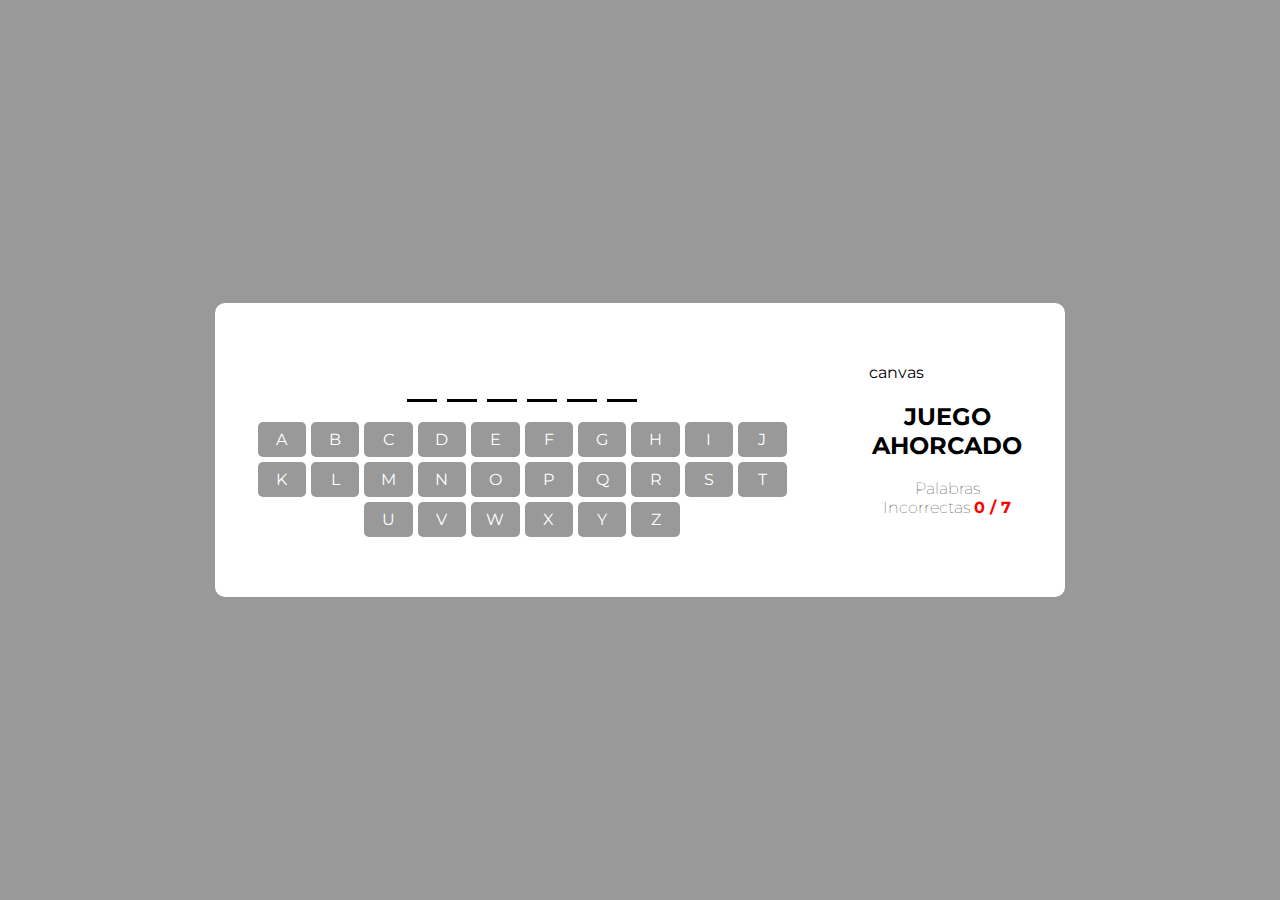
<file: Juego ahorcado/html/index.html>
<!DOCTYPE html>
<html>
<head>
    <meta charset="UTF-8">
    <meta name="viewport">
    <meta name="description" content="Este es el juego del ahorcado, proyecto de tics
        con html, css y js.">
    <link rel="stylesheet" href="../css/style.css">
    <link href="https://fonts.googleapis.com/css2?family=Montserrat&display=swap" rel="stylesheet">
    <script src="../js/script.js" defer></script>
    <title>Ahorcado JavaScript</title>
</head>
<body>
    <div class="perdiste">
        <div class="contenido">
            <h4>Game Over</h4>
            <p>La palabra correcta era: <b>palabra</b></p>
            <button class="volver-jugar">Volver a jugar</button>
        </div>
    </div>
    <div class="container">
        <div class="game-box">
            <ul class="palabra-ul">
            </ul>
            <div class="teclado">
                
                <!-- <button>a</button>
                <button>b</button>
                <button>c</button>
                <button>d</button>
                <button>e</button>
                <button>f</button>
                <button>g</button>
                <button>h</button>
                <button>i</button>
                <button>j</button>
                <button>k</button>
                <button>l</button>
                <button>m</button>
                <button>n</button>
                <button>ñ</button>
                <button>o</button>
                <button>p</button>
                <button>q</button>
                <button>r</button>
                <button>s</button>
                <button>t</button>
                <button>u</button>
                <button>v</button>
                <button>w</button>
                <button>x</button>
                <button>y</button>
                <button>z</button> -->
            </div>
        </div>
        <div class="ahorcado-box">
            canvas
            <h1>Juego Ahorcado</h1>
        <br>
        <div class="game-box">
            <h4 class="incorrecto">
                Palabras Incorrectas
                <b>0 / 7</b>
            </h4>
        </div>
        </div>
    </div>
</body>
</html>
</file>
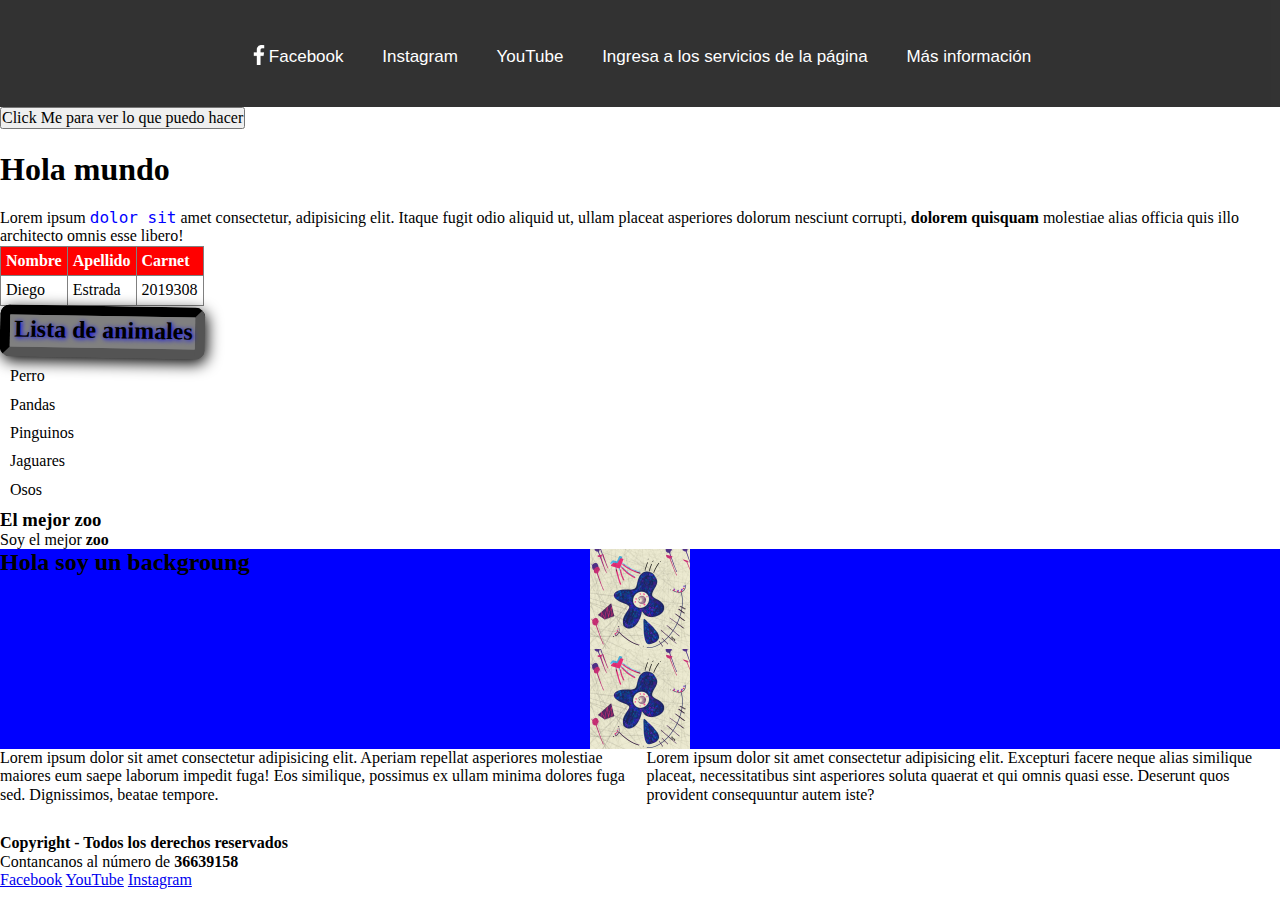
<file: HTML y CSS/src/org/diegoestrada/main/index.html>
<!DOCTYPE html>
<html>
    <head>
        <title>Primera página web</title>
        <!-- Define la codificación universal  -->
        <meta charset="utf-8">
        <!-- La que comenta palabras clave -->
        <meta name="keywords" content="perros, gatos, palomas, elefantes">
        <!-- Nos dice la descripción -->
        <meta name="description" content="Los animales de la granja ayudan al planeta y la empresa
        nos ayuda a formarlos">
        <!-- Define el autor -->
        <meta name="author" content="Diego Estrada">
        <!-- La que tiene el derecho de la página -->
        <meta name="copyright" content="Fundación kinal">
        <!-- Para poner la página oculta para los navegadores -->
        <meta name="robots" content="noindex">
        <link rel="stylesheet" type="text/css" href="../resource/estilo.css">
        <link rel="stylesheet" type="" href="../resource/normlize.css">
    </head>
    <body>
            <header class="encabezado">
                <nav class="nav">
                    <ul class="nav__ul">
                        <li class="lista"><a href="https://facebook.com" target="_blank" class="a"><img src="../image/facebook.png" alt="facebook.png">Facebook</a></li>
                        <li class="lista"><a href="https://instagram.com" target="_blank" class="a">Instagram</a></li>
                        <li class="lista"><a href="https://youtube.com" target="_blank" class="a">YouTube</a></li>
                        <li class="lista"><a href="../recursos/servicio.html" target="_blank" class="a">Ingresa a los servicios de la página</a></li>
                        <li class="lista"><a href="http://aurorazoo.org.gt" target="_blank" class="a">Más información</a></li>
                    </ul>
                </nav>
            </header>
        <article>
            <section>
                <button class="btn">
                    Click Me para ver lo que puedo hacer
                </button>
                <h1>Hola mundo</h1> 
                <p> Lorem ipsum <samp style="color: blue;">dolor sit</samp> amet consectetur, adipisicing elit. 
                    Itaque fugit odio aliquid ut, ullam placeat asperiores dolorum nesciunt corrupti,
                    <b>dolorem quisquam</b> molestiae alias officia quis illo architecto omnis esse libero!
                </p>
            </section>
        </article>
        <article>
            <table>
                <tr>
                    <th>Nombre</th>
                    <th>Apellido</th>
                    <th>Carnet</th>
                </tr>
                <tr>
                    <td>Diego</td>
                    <td>Estrada</td>
                    <td>2019308</td>
                </tr>
            </table>
        </article>
        <aside>
            <h2 id="h2">Lista de animales</h2>
                <ol class="ol">
                    <li>Perro</li>
                    <li>Pandas</li>
                    <li>Pinguinos</li>
                    <li>Jaguares</li>
                    <li>Osos</li>
                </ol>
            <div>
                <h3>El mejor zoo</h3>
                <p>Soy el mejor <b>zoo</b></p>
            </div>
        </aside>    
        <h2 id="back">Hola soy un backgroung</h2>
        <div class="flex-container">
            <div class="flex-item">
                Lorem ipsum dolor sit amet consectetur adipisicing elit. Aperiam repellat asperiores molestiae maiores eum saepe laborum impedit fuga! Eos similique, possimus ex ullam minima dolores fuga sed. Dignissimos, beatae tempore.
            </div>
            <div class="flex-item">
                Lorem ipsum dolor sit amet consectetur adipisicing elit. Excepturi facere neque alias similique placeat, necessitatibus sint asperiores soluta quaerat et qui omnis quasi esse. Deserunt quos provident consequuntur autem iste?
            </div>
        </div>
        <footer class="pie">
            <h4>Copyright - Todos los derechos reservados </h4>
            <p>Contancanos al número de <b>36639158</b></p>
            <a href="https://facebook.com" target="_blank">Facebook</a>
            <a href="https://youtube.com" target="_blank">YouTube</a>
            <a href="https://instagram.com" target="_blank">Instagram</a>
        </footer>
    </body>
</html>
</file>
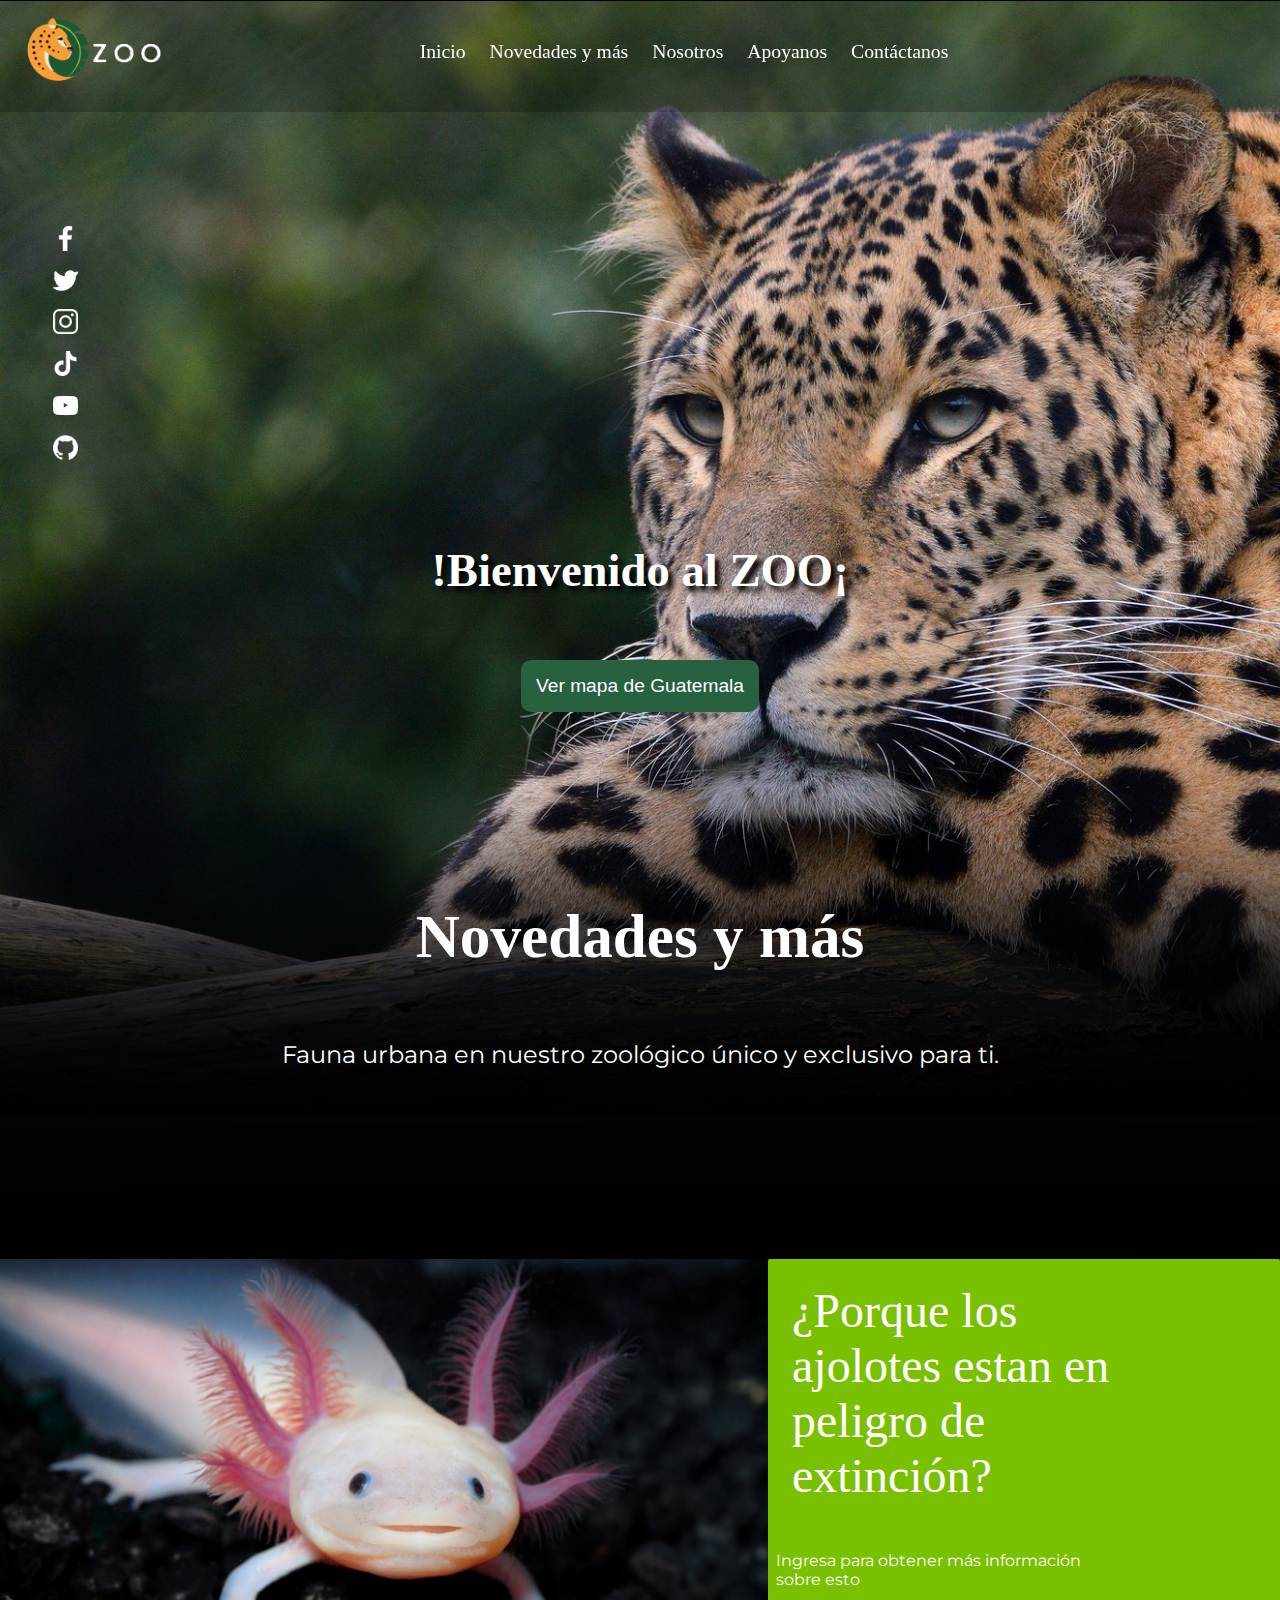
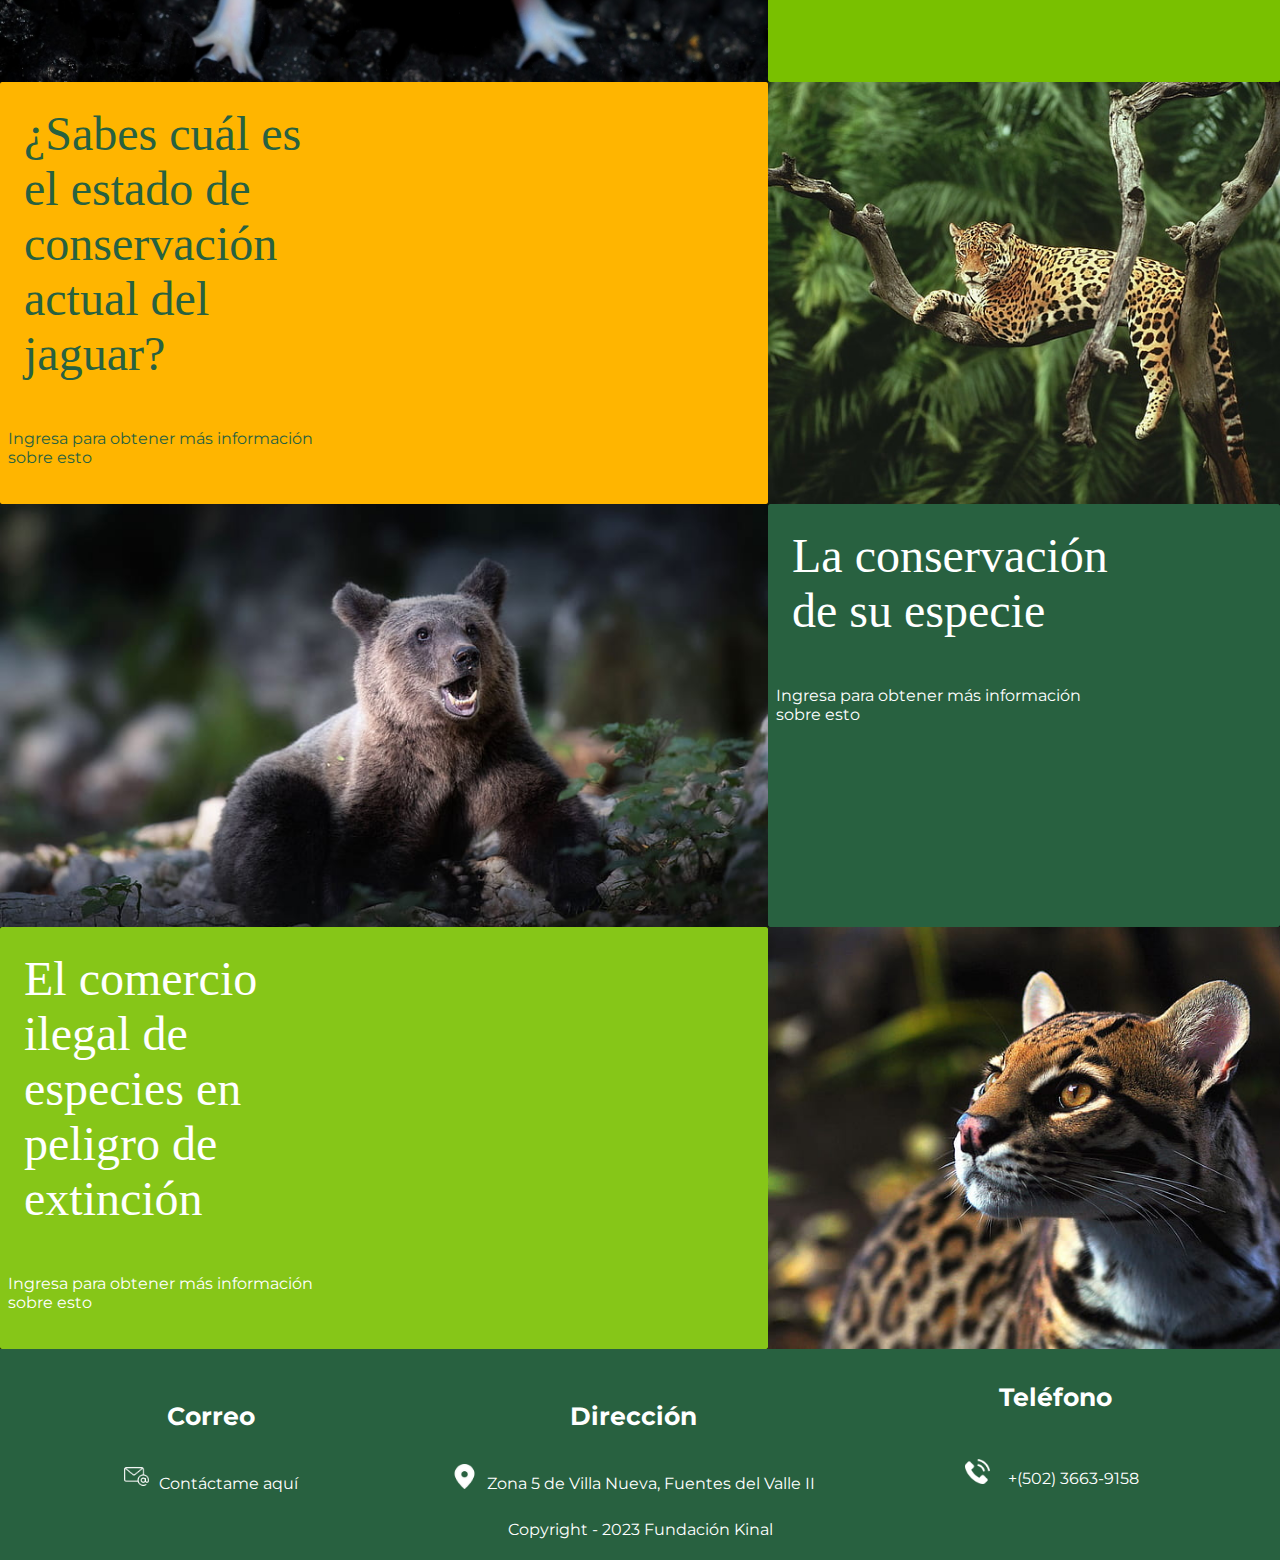
<file: Zoo/src/org/diegoestrada/main/index.html>
<!DOCTYPE html>
<html>
<head>
    <meta charset="UTF-8">
    <meta name="viewport" content="width=device-width, initial-scale=1.0">
    <!-- Define el autor -->
    <meta name="author" content="Diego Estrada">
    <!-- La que tiene el derecho de la página -->
    <meta name="copyright" content="Fundación kinal">
    <title>El Zoo de Diego</title>
    <link rel="preconnect" href="https://fonts.googleapis.com">
    <link rel="preconnect" href="https://fonts.gstatic.com" crossorigin>
    <link href="https://fonts.googleapis.com/css2?family=Montserrat&display=swap" rel="stylesheet">
    <link rel="icon" href="../image/zoo.png">
    <link rel="stylesheet" href="../resource/style.css" type="text/css">

</head>
<body id="inicio">
    <div class="container">
    <header class="header">
            <div class="header__div"> 
                <a href="index.html">
                        <img src="../image/zoologoblanco.png" alt="zoologo.png">
                </a>
            </div>
            <div class="abrir__btn">
                <button id="abrir" class="menu navmn">
                    <div class="divi"></div>
                    <div class="divi"></div>
                    <div class="divi"></div>
                </button>
            </div>
        <nav class="header__nav" id="nav">
            <button id="cerrar" class="nav__menu navmn">
                <div class="divi"></div>
                    <div class="divi"></div>
                    <div class="divi"></div>
            </button>
            <div class="nav__div">
                <ul class="nav__ul">
                    <li class="nav__li"><a href="#inicio">Inicio</a></li>
                    <li class="nav__li"><a href="#oso">Novedades y más</a></li>
                    <li class="nav__li"><a href="../main/programador.html">Nosotros</a></li>
                    <li class="nav__li"><a href="">Apoyanos</a></li>
                    <li class="nav__li"><a href="#footer">Contáctanos</a></li>
                </ul>
            </div>
        </nav>    
    </header>
    <header class="header__second">
        <nav class="header__nav--second">
            <ul class="nav__ul--second">
                <li class="nav__li--second"><a class="a" href="https://facebook.com" target="_blank"><img id="facebook" src="../image/facebook.png"></a></li>
                <li class="nav__li--second"><a class="a" href="https://twitter.com" target="_blank"><img src="../image/gorjeo.png"></a></li>
                <li class="nav__li--second"><a class="a" href="https://instagram.com" target="_blank"><img src="../image/instagram.png"></a></li>
                <li class="nav__li--second"><a class="a" href="https://tiktok.com" target="_blank"><img src="../image/tik-tok.png"></a></li>
                <li class="nav__li--second"><a class="a" href="https://youtube.com" target="_blank"><img src="../image/youtube.png"></a></li>
                <li class="nav__li--second"><a class="a" href="https://github.com" target="_blank"><img src="../image/github.png"></a></li>
            </ul>
        </nav>
    </header>
    <section class="section">
        <div class="section__container">
            <div class="section__div">
                <h2 class="section__h2">!Bienvenido al ZOO¡</h2>
            </div>
            <div class="section__div--bottom section__div">
                <a href="https://goo.gl/maps/YCZGc8zUWeVZ777P7" target="_blank">
                    <button class="boton" type="button">Ver mapa de Guatemala</button>
                </a>
            </div>
            <!-- <div class="section__div">
                <h2 class="section__h2">Interactúa con nostros de manera online</h2>
            </div> -->
        </div>
    </section>
    
        

    <div id="oso"  class="container__h2">
        <h2 class=" h2" >Novedades y más</h2>
    </div>
    <div class="container__div">
        Fauna urbana en nuestro zoológico único y exclusivo para ti.
    </div>
</div>
    <!-- Articulo para los animales en peligro de extinsión -->
    <article class="articulo">
            <div class="article__div" id="ajolote">
                <a href="ajolote.html">
                    <img src="../image/ajolote1.png" alt="ajolote.png">
                </a>
            </div>
        <a href="ajolote.html">
            <div id="ajolote" class="article__div">
                <!-- <h2>¿Porque los ajolotes estan en peligro de extinción?</h2> -->
                <font>¿Porque los ajolotes estan en peligro de extinción?</font>
                <p>Ingresa para obtener más información sobre esto</p>
                <!-- <div class="div__img">
                    <img src="../image/flecha.png" alt="flecha.png">
                </div> -->
            </div>
        </a>
        <a href="jaguar.html">
            <div id="jaguar" class="article__div">
                <font>¿Sabes cuál es el estado de conservación actual del jaguar?</font>
                <p>Ingresa para obtener más información sobre esto</p>
            </div>
        </a>
            <div class="article__div">
                <a href="jaguar.html">    
                    <img src="../image/jaguar1.png" alt="jaguar.png">
                </a>
            </div>
            <div class="article__div">
                <a href="osonegro.html">
                    <img src="../image/osonegro.png" alt="osonegro">
                </a>
            </div>
        <a href="osonegro.html">
            <div id="osonegro" class="article__div">
                <font>La conservación de su especie</font>
                <p>Ingresa para obtener más información sobre esto</p>
            </div>
        </a>
        <a href="ocelote.html">
            <div id="ocelote" class="article__div">
                <font>El comercio ilegal de especies en peligro de extinción</font>
                <p>Ingresa para obtener más información sobre esto</p>
            </div>
        </a>
            <div class="article__div">
                <a href="ocelote.html">
                    <img src="../image/ocelote.png" alt="ocelote.png">
                </a>
            </div>
    </article>
    <footer id="footer" class="footer">
        <section class="footer__section">
            <div id="correo">
                <h4>Correo</h4>
                <img src="../image/correo-electronico.png" alt="correo.png"><a href="mailto:destrada-2019308@kinal.edu.gt">Contáctame aquí</a>    
            </div>
            <div id="direccion">
                <h4>Dirección</h4>
                <img src="../image/ubicacion.png" alt="direccion.png"><a href="https://goo.gl/maps/GoGkjSS8k3UWXr4XA" target="_blank">Zona 5 de Villa Nueva, Fuentes del Valle II</a>
            </div>
            <div id="telefono">
                <h4>Teléfono</h4>
                <img src="../image/telefono.png" alt="telefono.png"><p>+(502) 3663-9158</p>
            </div>
        </section>
        <p>Copyright - 2023 Fundación Kinal</p>
    </footer>
    <script src="../js/scrip.js"></script>
</body>
</html>
</file>
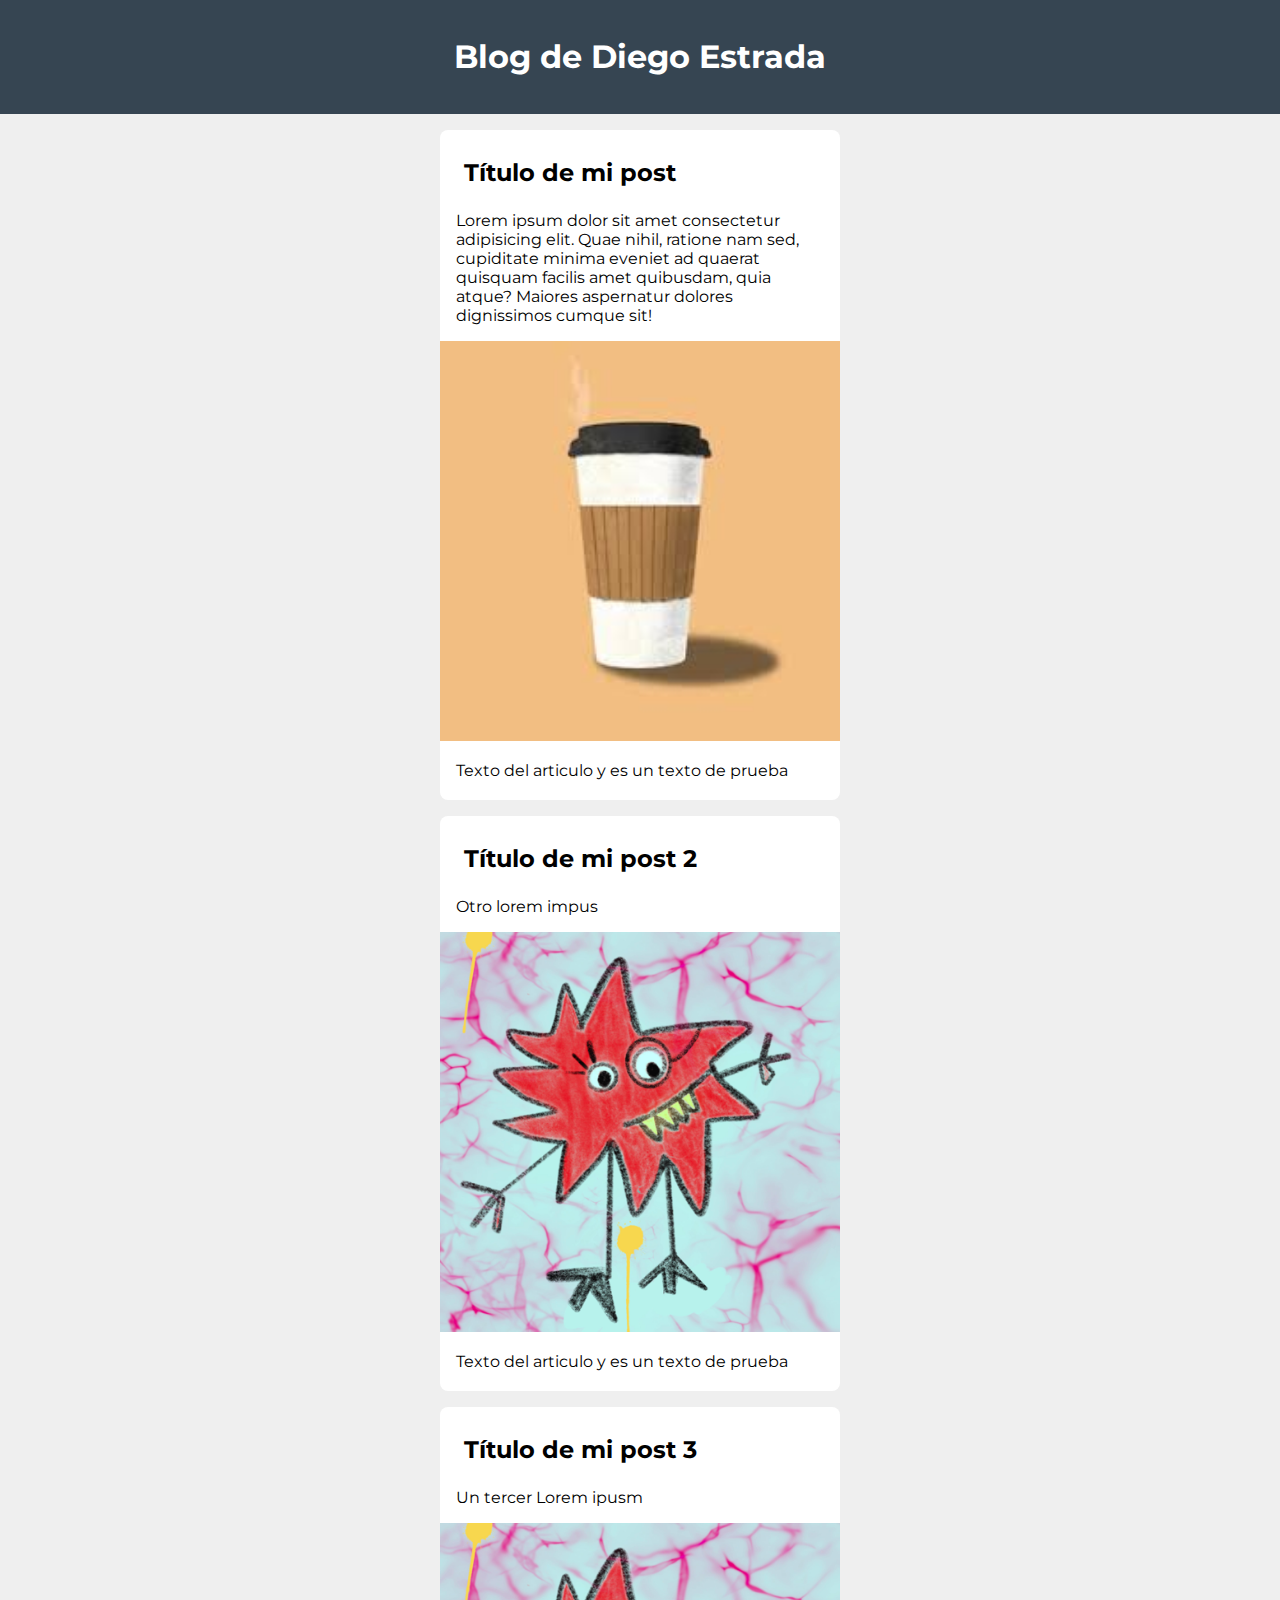
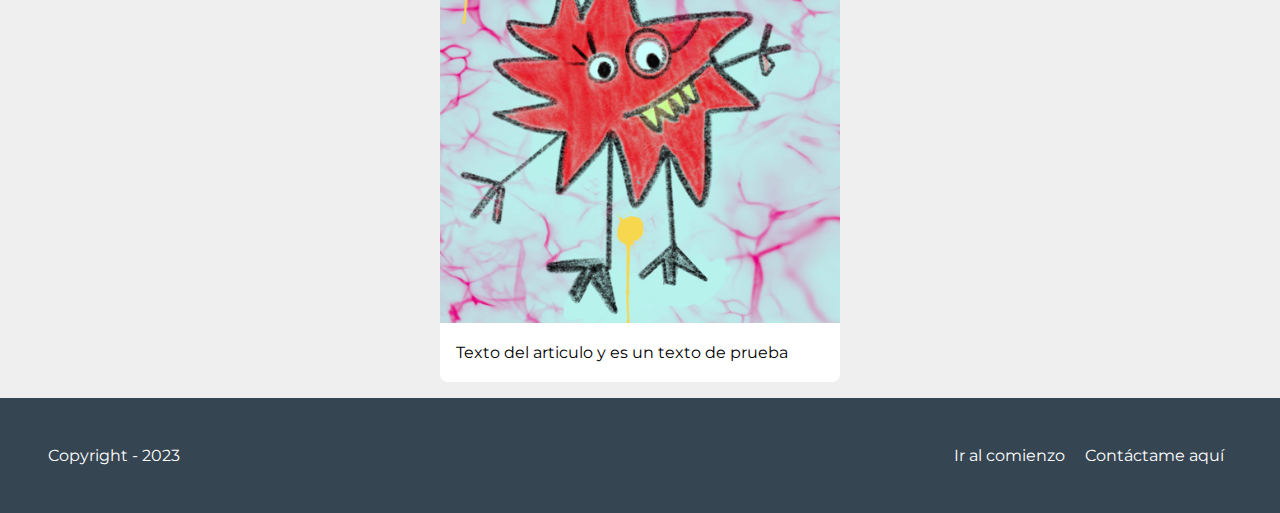
<file: HTML y CSS/src/org/diegoestrada/main/blog.html>
<!DOCTYPE html>
<html>
<head>
    <title>Document</title>
    <link rel="preconnect" href="https://fonts.googleapis.com">
    <link rel="preconnect" href="https://fonts.gstatic.com" crossorigin>
    <link href="https://fonts.googleapis.com/css2?family=Montserrat&display=swap" rel="stylesheet">
    <link rel="stylesheet" href="../resource/style.css">
</head>
<body>
    <header id="titulo">
        <h1>Blog de Diego Estrada</h1>
    </header>
    <section class="container">
        <article>
            <h2>Título de mi post</h2>
            <p>Lorem ipsum dolor sit amet consectetur adipisicing elit. 
                Quae nihil, ratione nam sed, cupiditate minima eveniet ad 
                quaerat quisquam facilis amet quibusdam, quia atque? 
                Maiores aspernatur dolores dignissimos cumque sit!</p>
            <div class="divi">
                <img src="../image/hamburgesa1.png" alt="hamburgesa1" title="Hamburgesona">
            </div>
                <p>Texto del articulo y es un texto de prueba</p>
        </article>
        <article>
            <h2>Título de mi post 2</h2>
            <p>Otro lorem impus</p>
            <div class="divi">
                <img src="../image/Paseo pa mascotas.png" alt="Paseo pa mascotas" title="Paseo de mascotas">
            </div>
            <p>Texto del articulo y es un texto de prueba</p>
        </article>
        <article>
            <h2>Título de mi post 3</h2>
            <p>Un tercer Lorem ipusm</p>
            <div class="divi">
                <img src="../image/Paseo pa mascotas.png" alt="Paseo pa mascotas" title="Paseo de mascotas">
            </div>
            <p>Texto del articulo y es un texto de prueba</p>
        </article>
    </section>
    <footer>
        <section>
            <a href="#titulo"> Ir al comienzo</a>
            <a href="mailto:destrada-2019308@kinal.edu.gt">Contáctame aquí </a>
        </section>
            <p>Copyright - 2023</p>
    </footer>
</body>
</html>
</file>
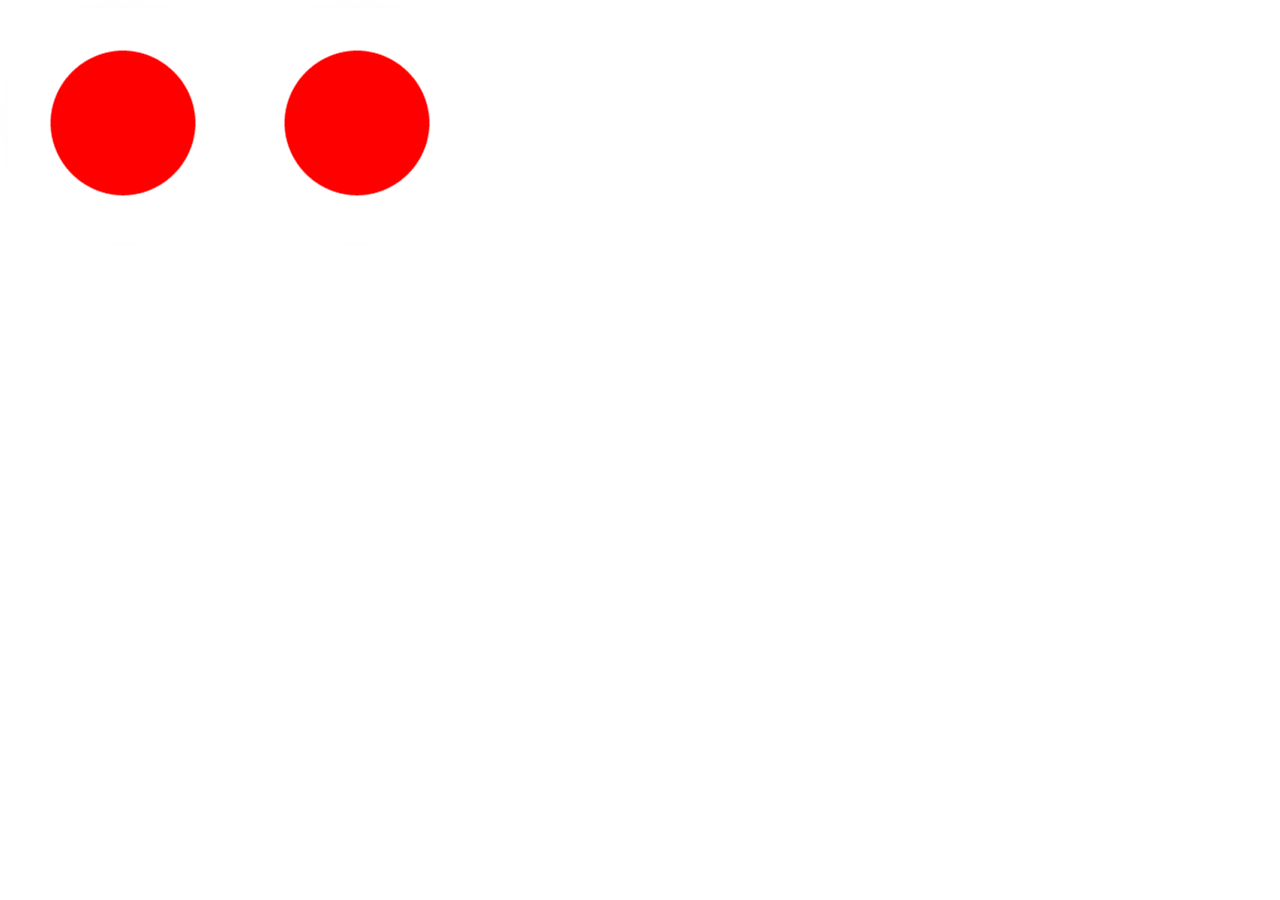
<file: HTML y CSS/src/org/diegoestrada/main/Filter.html>
<!DOCTYPE html>
<html>
<head>
    <meta charset="UTF-8">
    <meta name="viewport" content="width=device-width, initial-scale=1.0">
    <link rel="stylesheet" href="../resource/filter.css" type="text/css">
    <title>Práctica con Filter</title>
</head>
<body>
    <div class="container">
        <div class="caja"></div>
        <div class="caja"></div>
    </div>
</body>
</html>
</file>
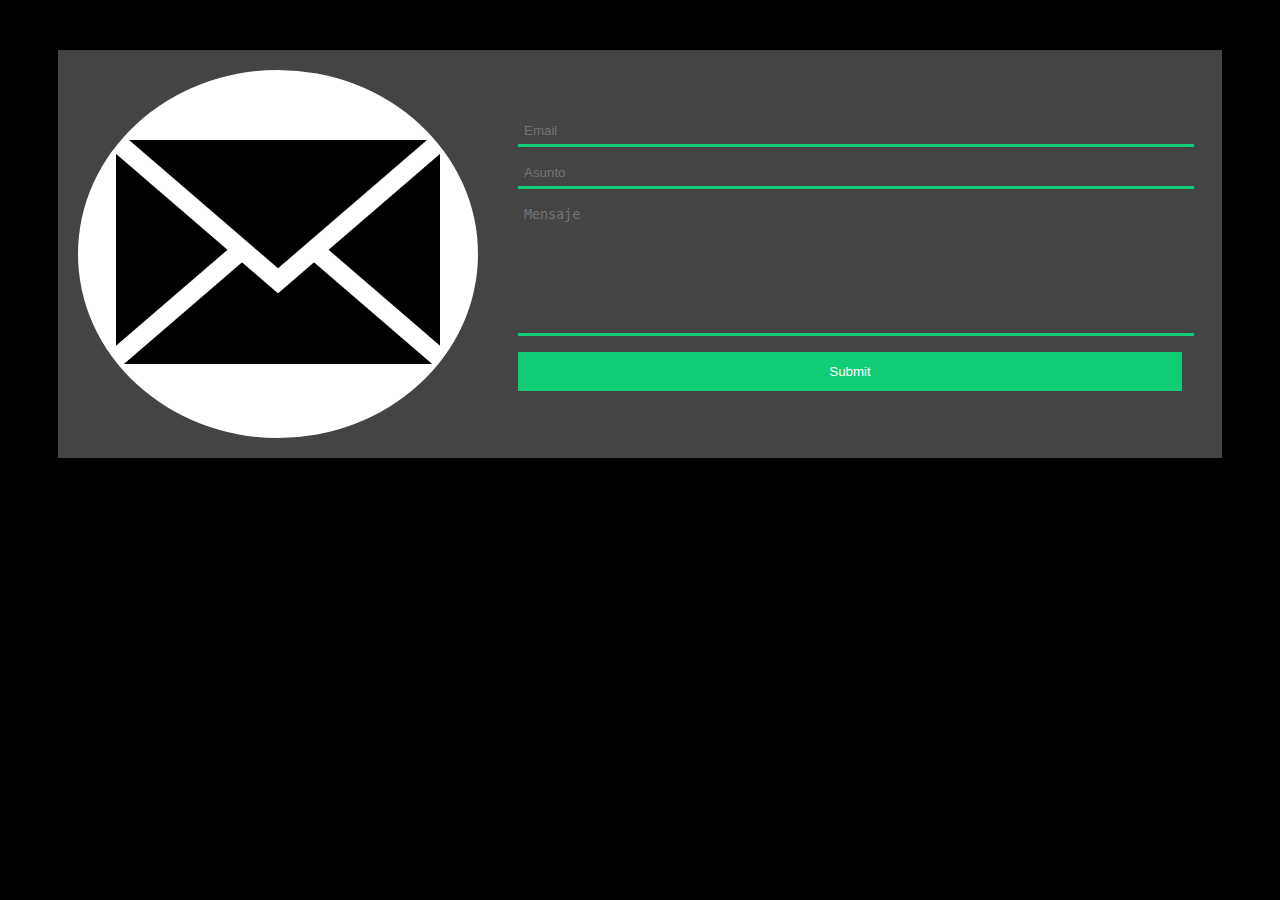
<file: HTML y CSS/src/org/diegoestrada/main/formulario.html>
<!DOCTYPE html>
<html>
<head>
    <meta charset="UTF-8">
    <meta name="viewport" content="width=device-width, initial-scale=1.0">
    <link rel="stylesheet" href="../resource/formulario.css">
    <title>Formulario</title>
</head>
<body>
    <div class="flex-container">
        <form class="form">
            <div class="form__section">
                <input type="text" class="form__input" placeholder="Email">
            </div>
            <div class="form__section">
                <input type="email" class="form__input" placeholder="Asunto">
            </div>
            <div class="form__section">
                <textarea class="form__input" placeholder="Mensaje"></textarea>
            </div>
            <div class="form__section">
                <input type="submit" class="form__input">
            </div>
        </form>
        <div class="form-img">
            <div class="img-container">
                <div>
                    <img src="../image/email.png" alt="">
                </div>
            </div>
        </div>
    </div>
</body>
</html>
</file>
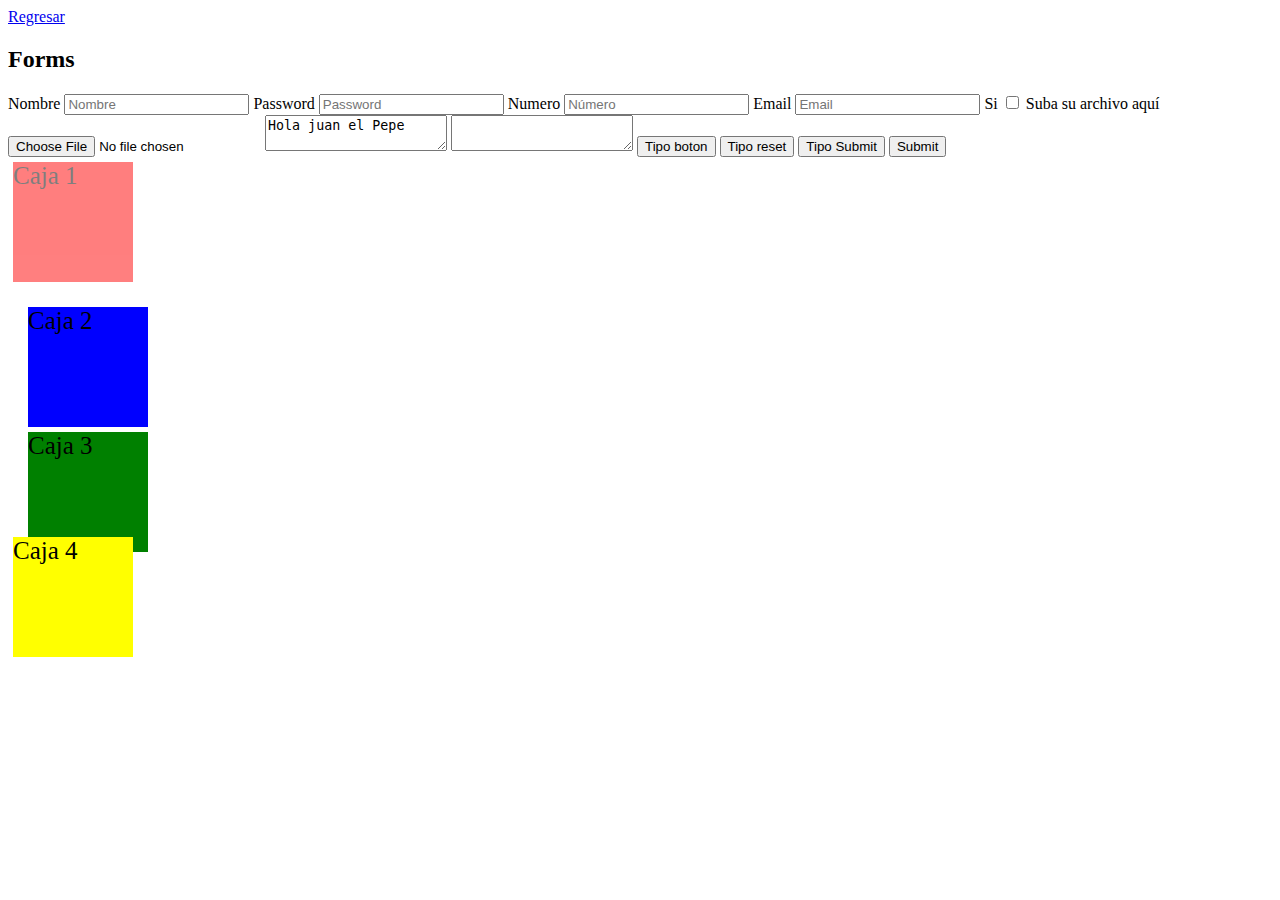
<file: HTML y CSS/src/org/diegoestrada/recursos/servicio.html>
<!DOCTYPE html>
<html>
<head>
    <title>Más contenido de CSS</title>
    <meta charset="utf-8">
    <link rel="stylesheet" type="text/css" href="../resource/estilo2.css">
</head>
<body>
    <a href="../main/index.html">Regresar</a>
    <h2>Forms</h2>
            <!-- Envia el formulario a la ruta que este en el action usando el metodo que le dieramos
            sabiendo que existen dos tipos de metodos uno GET y el otro POST -->
    <!-- <form action="ruta " method="post">-->
    <form>
        <label for="nombre">Nombre</label>
        <input type="text" name="nombreUsuario" id="nombre" placeholder="Nombre" required=""">
        <label for="password">Password</label>
        <input type="password" name="contrasena" id="password" placeholder="Password" required="">
        <label for="number">Numero</label>
        <input type="number" name="numero" id="number" placeholder="Número" required="">
        <label for="email">Email</label>
        <input type="email" name="email" id="email" placeholder="Email" required="">
        <label for="si">Si</label>
        <input type="checkbox" name="cajita" id="si" required="">
        <label for="archivos">Suba su archivo aquí</label>
        <input type="file" name="archivos" id="archivos">
        <!--<input type="color">
        <input type="range" min ="1" max="5">
        <input type="date">
        <input type="time">
        <input type="button" value="Boton">-->
        <textarea readonly >Hola juan el Pepe</textarea>
        <textarea></textarea>
        <button type="button">Tipo boton</button>
        <button type="reset">Tipo reset</button>
        <button type="submit">Tipo Submit</button>
        <input type="submit" name="Enviar">
    </form>
    <div class="objeto1">Caja 1</div>
    <div class="objeto2">Caja 2</div>
    <div class="objeto3">Caja 3</div>
    <div class="objeto4">Caja 4</div>
</body>
</html>
</file>
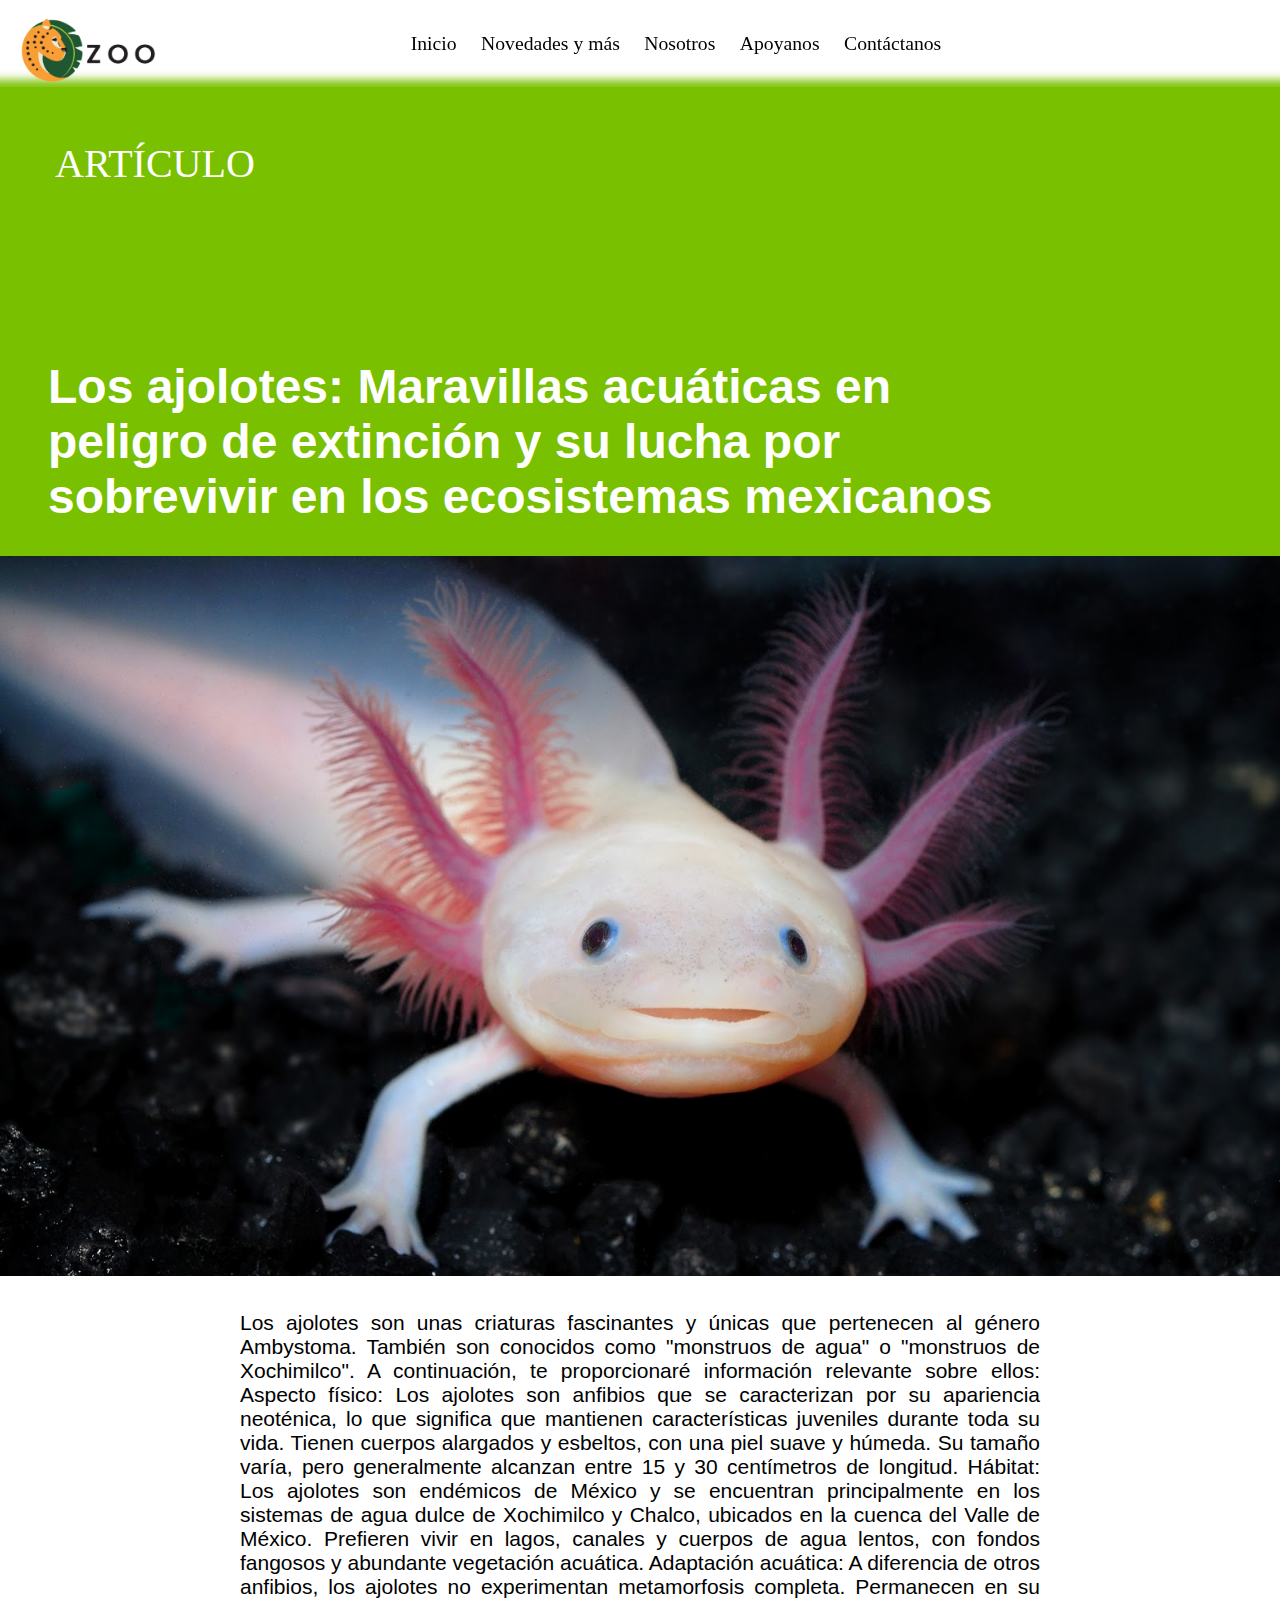
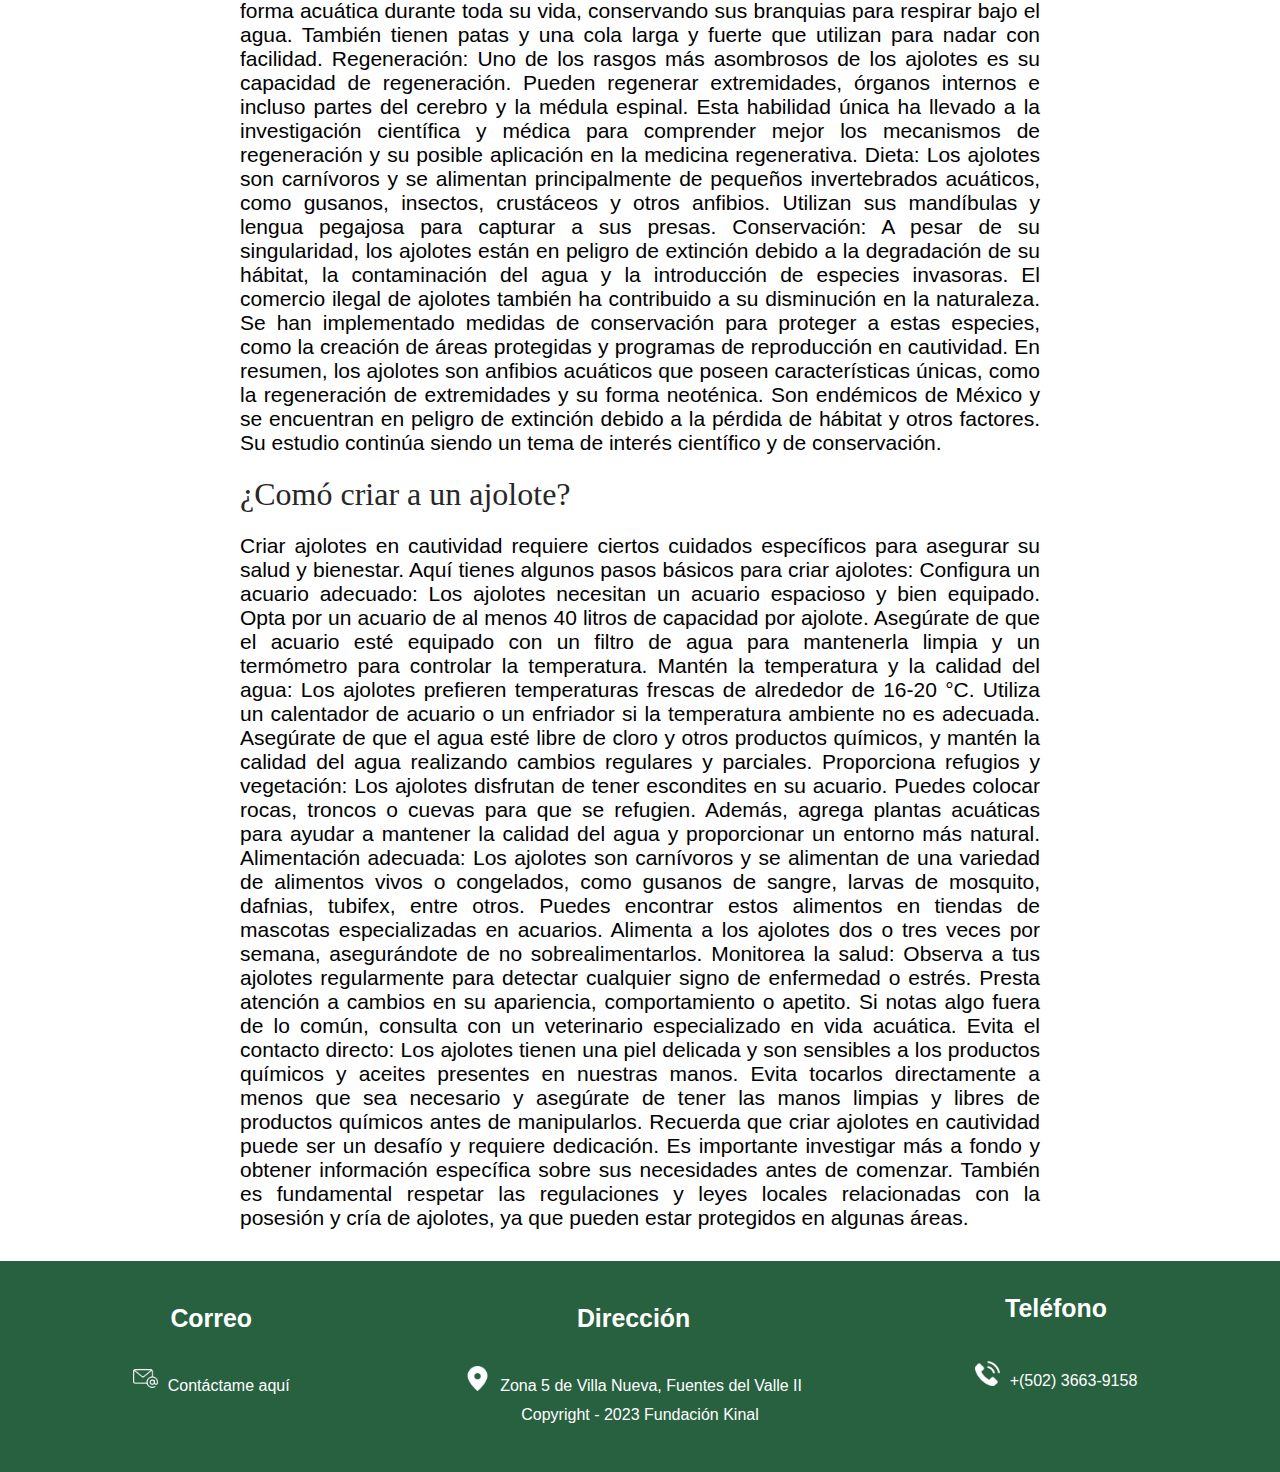
<file: Zoo/src/org/diegoestrada/main/ajolote.html>
<!DOCTYPE html>
<html>
<head>
    <meta charset="UTF-8">
    <meta name="viewport" content="width=device-width, initial-scale=1.0">
    <title>Fauna de nuestro zoo</title>
    <link rel="icon" href="../image/zoo.png">
    <link rel="stylesheet" href="../resource/ajolote.css">
</head>
<body>
    <div class="header__container">
        <div>
            <header class="header">
                    <div class="header__div">      
                        <a href="index.html">
                            <img src="../image/zoologo.png" alt="zoologo.png">
                        </a>
                    </div>
                    <div class="abrir__btn">
                        <button id="abrir" class="menu navmn">
                            <div class="divi"></div>
                            <div class="divi"></div>
                            <div class="divi"></div>
                        </button>
                    </div>
                <nav class="header__nav" id="nav">
                    <button id="cerrar" class="nav__menu navmn">
                            <div class="divi"></div>
                            <div class="divi"></div>
                            <div class="divi"></div>
                    </button>
                    <div class="nav__div">
                        <ul class="nav__ul">
                            <li class="nav__li"><a href="../main/index.html">Inicio</a></li>
                            <li class="nav__li"><a href="../main/index.html #oso">Novedades y más</a></li>
                            <li class="nav__li"><a href="../main/programador.html">Nosotros</a></li>
                            <li class="nav__li"><a href="">Apoyanos</a></li>
                            <li class="nav__li"><a href="#footer">Contáctanos</a></li>
                        </ul>
                    </div>
                </nav>    
            </header>
        </div>
    </div>
    <div class="div__container">
        <font>ARTÍCULO</font>
        <h2>Los ajolotes: Maravillas acuáticas en peligro de extinción y su lucha por sobrevivir en los ecosistemas mexicanos</h2>
    </div>
    <div class="div__img">
        <img src="../image/ajolote1.png" alt="ajolote.png">
    </div>
    <!-- <article class="article"> -->

            <div class="contenedor">
                <p>Los ajolotes son unas criaturas 
                    fascinantes y únicas que pertenecen al 
                    género Ambystoma. También son conocidos como "monstruos de agua" o "monstruos de Xochimilco". A continuación, te proporcionaré información relevante sobre ellos: Aspecto físico: Los ajolotes son anfibios que se caracterizan por su apariencia neoténica, lo que significa que mantienen características juveniles durante toda su vida. Tienen cuerpos alargados y esbeltos, con una piel suave y húmeda. Su tamaño varía, pero generalmente alcanzan entre 15 y 30 centímetros de longitud. Hábitat: Los ajolotes son endémicos de México y se encuentran principalmente en los sistemas de agua dulce de Xochimilco y Chalco, ubicados en la cuenca del Valle de México. Prefieren vivir en lagos, canales y cuerpos de agua lentos, con fondos fangosos y abundante vegetación acuática. Adaptación acuática: A diferencia de otros anfibios, los ajolotes no experimentan metamorfosis completa. Permanecen en su forma acuática durante toda su vida, conservando sus branquias para respirar bajo el agua. También tienen patas y una cola larga y fuerte que utilizan para nadar con facilidad. Regeneración: Uno de los rasgos más asombrosos de los ajolotes es su capacidad de regeneración. Pueden regenerar extremidades, órganos internos e incluso partes del cerebro y la médula espinal. Esta habilidad única ha llevado a la investigación científica y médica para comprender mejor los mecanismos de regeneración y su posible aplicación en la medicina regenerativa. Dieta: Los ajolotes son carnívoros y se alimentan principalmente de pequeños invertebrados acuáticos, como gusanos, insectos, crustáceos y otros anfibios. Utilizan sus mandíbulas y lengua pegajosa para capturar a sus presas. Conservación: A pesar de su singularidad, los ajolotes están en peligro de extinción debido a la degradación de su hábitat, la contaminación del agua y la introducción de especies invasoras. El comercio ilegal de ajolotes también ha contribuido a su disminución en la naturaleza. Se han implementado medidas de conservación para proteger a estas especies, como la creación de áreas protegidas y programas de reproducción en cautividad. En resumen, los ajolotes son anfibios acuáticos que poseen características únicas, como la regeneración de extremidades y su forma neoténica. Son endémicos de México y se encuentran en peligro de extinción debido a la pérdida de hábitat y otros factores. Su estudio continúa siendo un tema de interés científico y de conservación.
                </p>

                <font>¿Comó criar a un ajolote?</font>
                
                <p>
                    Criar ajolotes en cautividad requiere ciertos cuidados específicos para asegurar su salud y bienestar. Aquí tienes algunos pasos básicos para criar ajolotes: Configura un acuario adecuado: Los ajolotes necesitan un acuario espacioso y bien equipado. Opta por un acuario de al menos 40 litros de capacidad por ajolote. Asegúrate de que el acuario esté equipado con un filtro de agua para mantenerla limpia y un termómetro para controlar la temperatura. Mantén la temperatura y la calidad del agua: Los ajolotes prefieren temperaturas frescas de alrededor de 16-20 °C. Utiliza un calentador de acuario o un enfriador si la temperatura ambiente no es adecuada. Asegúrate de que el agua esté libre de cloro y otros productos químicos, y mantén la calidad del agua realizando cambios regulares y parciales. Proporciona refugios y vegetación: Los ajolotes disfrutan de tener escondites en su acuario. Puedes colocar rocas, troncos o cuevas para que se refugien. Además, agrega plantas acuáticas para ayudar a mantener la calidad del agua y proporcionar un entorno más natural. Alimentación adecuada: Los ajolotes son carnívoros y se alimentan de una variedad de alimentos vivos o congelados, como gusanos de sangre, larvas de mosquito, dafnias, tubifex, entre otros. Puedes encontrar estos alimentos en tiendas de mascotas especializadas en acuarios. Alimenta a los ajolotes dos o tres veces por semana, asegurándote de no sobrealimentarlos. Monitorea la salud: Observa a tus ajolotes regularmente para detectar cualquier signo de enfermedad o estrés. Presta atención a cambios en su apariencia, comportamiento o apetito. Si notas algo fuera de lo común, consulta con un veterinario especializado en vida acuática. Evita el contacto directo: Los ajolotes tienen una piel delicada y son sensibles a los productos químicos y aceites presentes en nuestras manos. Evita tocarlos directamente a menos que sea necesario y asegúrate de tener las manos limpias y libres de productos químicos antes de manipularlos. Recuerda que criar ajolotes en cautividad puede ser un desafío y requiere dedicación. Es importante investigar más a fondo y obtener información específica sobre sus necesidades antes de comenzar. También es fundamental respetar las regulaciones y leyes locales relacionadas con la posesión y cría de ajolotes, ya que pueden estar protegidos en algunas áreas.
                </p>
                
            </div>
    <!-- <div class="div__video">
        <iframe class="video" width="560" height="315" src="https://www.youtube.com/embed/8reTUnoBrXo" title="YouTube video player" frameborder="0" allow="accelerometer; autoplay; clipboard-write; encrypted-media; gyroscope; picture-in-picture; web-share" allowfullscreen></iframe>
    </div> -->
        <!-- </article> -->
    <!-- <div class="div__contenedor">
        <iframe class="video" width="560" height="315" src="https://www.youtube.com/embed/8reTUnoBrXo" title="YouTube video player" frameborder="0" allow="accelerometer; autoplay; clipboard-write; encrypted-media; gyroscope; picture-in-picture; web-share" allowfullscreen></iframe>
    </div> -->
    <footer id="footer" class="footer">
        <section class="footer__section">
            <div id="correo">
                <h4>Correo</h4>
                <img src="../image/correo-electronico.png" alt="correo.png"><a href="mailto:destrada-2019308@kinal.edu.gt">Contáctame aquí</a>    
            </div>
            <div id="direccion">
                <h4>Dirección</h4>
                <img src="../image/ubicacion.png" alt="direccion.png"><a href="https://goo.gl/maps/GoGkjSS8k3UWXr4XA" target="_blank">Zona 5 de Villa Nueva, Fuentes del Valle II</a>
            </div>
            <div id="telefono">
                <h4>Teléfono</h4>
                <img src="../image/telefono.png" alt="telefono.png"><p>+(502) 3663-9158</p>
            </div>
        </section>
        <p>Copyright - 2023 Fundación Kinal</p>
    </footer>
    <script src="../js/scrip.js"></script>
</body>
</html>
</file>
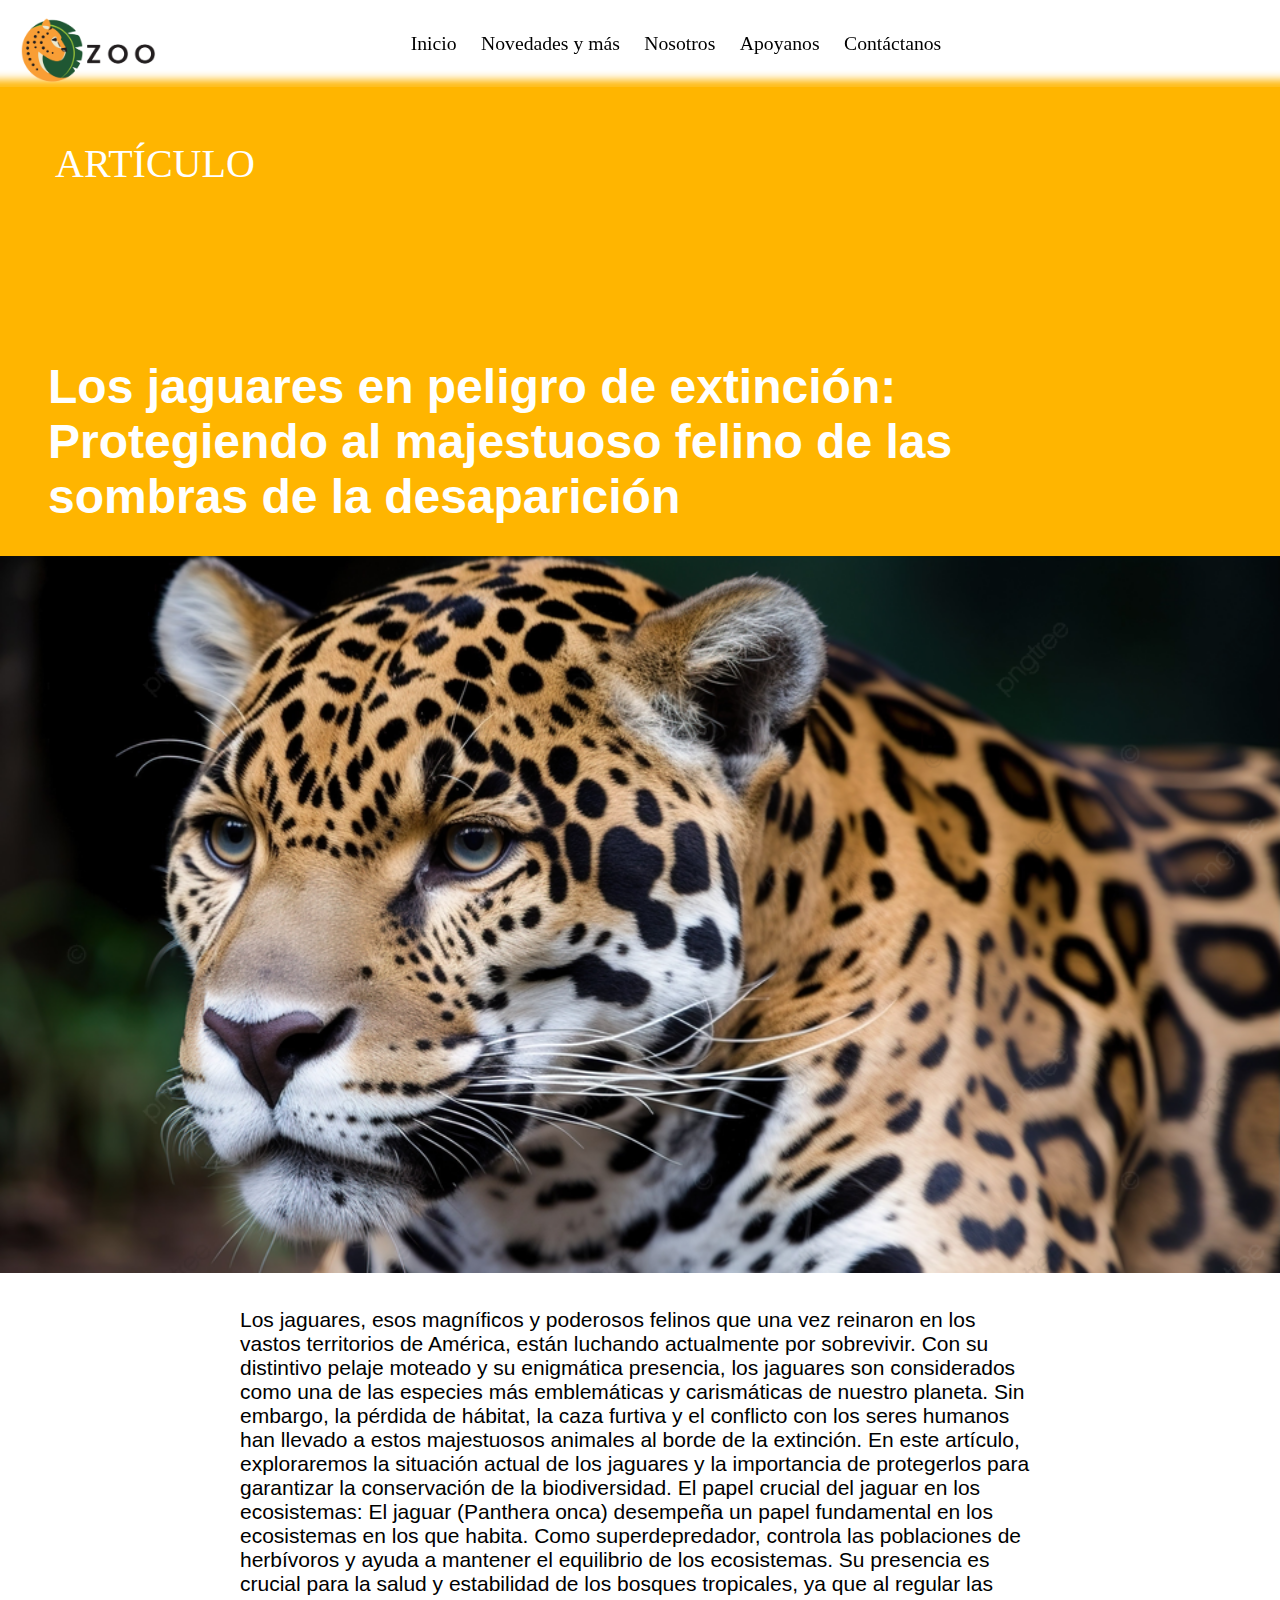
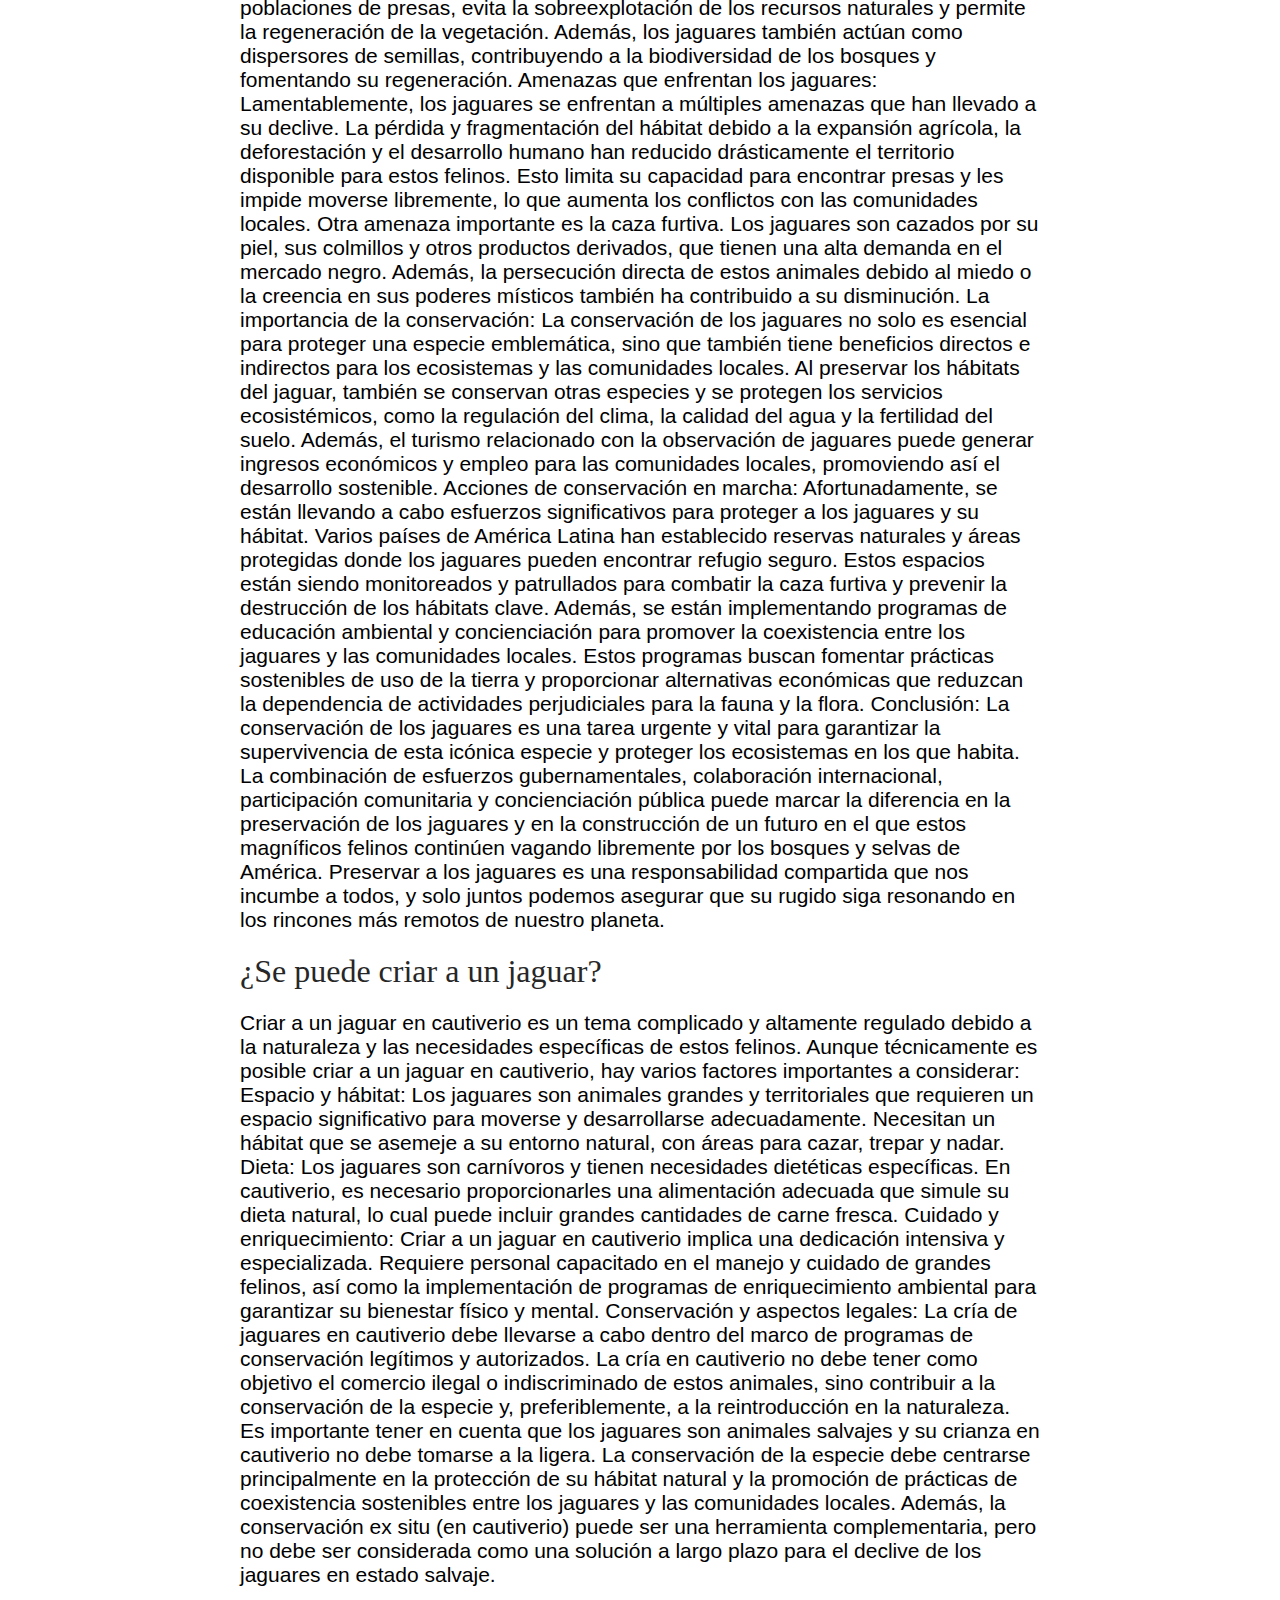
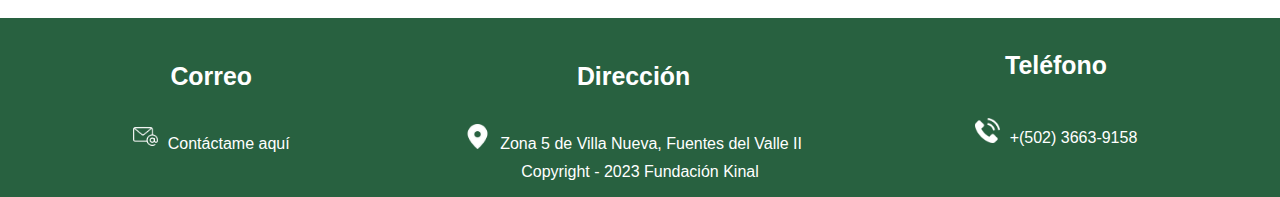
<file: Zoo/src/org/diegoestrada/main/jaguar.html>
<!DOCTYPE html>
<html>
<head>
    <meta charset="UTF-8">
    <meta name="viewport" content="width=device-width, initial-scale=1.0">
    <title>Fauna de nuestro zoo</title>
    <link rel="icon" href="../image/zoo.png">
    <link rel="stylesheet" href="../resource/jaguar.css">
</head>
<body>
    <div class="header__container">
        <div>
            <header class="header">
                    <div class="header__div">      
                        <a href="index.html">
                            <img src="../image/zoologo.png" alt="zoologo.png">
                        </a>
                    </div>
                    <div class="abrir__btn">
                        <button id="abrir" class="menu navmn">
                            <div class="divi"></div>
                            <div class="divi"></div>
                            <div class="divi"></div>
                        </button>
                    </div>
                <nav class="header__nav" id="nav">
                    <button id="cerrar" class="nav__menu navmn">
                            <div class="divi"></div>
                            <div class="divi"></div>
                            <div class="divi"></div>
                    </button>
                    <div class="nav__div">
                        <ul class="nav__ul">
                            <li class="nav__li"><a href="../main/index.html">Inicio</a></li>
                            <li class="nav__li"><a href="../main/index.html #oso">Novedades y más</a></li>
                            <li class="nav__li"><a href="../main/programador.html">Nosotros</a></li>
                            <li class="nav__li"><a href="">Apoyanos</a></li>
                            <li class="nav__li"><a href="#footer">Contáctanos</a></li>
                        </ul>
                    </div>
                </nav>    
            </header>
        </div>
    </div>
    <div class="div__container">
        <font>ARTÍCULO</font>
        <h2>Los jaguares en peligro de extinción: Protegiendo al majestuoso felino de las sombras de la desaparición</h2>
    </div>
    <div class="div__img">
        <img src="../image/jaguarfondo.png" alt="jaguar.png">
    </div>
    <!-- <article class="article"> -->

            <div class="contenedor">
                <p>
                    Los jaguares, esos magníficos y poderosos felinos que una vez reinaron en los vastos territorios de América, están luchando actualmente por sobrevivir. Con su distintivo pelaje moteado y su enigmática presencia, los jaguares son considerados como una de las especies más emblemáticas y carismáticas de nuestro planeta. Sin embargo, la pérdida de hábitat, la caza furtiva y el conflicto con los seres humanos han llevado a estos majestuosos animales al borde de la extinción. En este artículo, exploraremos la situación actual de los jaguares y la importancia de protegerlos para garantizar la conservación de la biodiversidad. El papel crucial del jaguar en los ecosistemas: El jaguar (Panthera onca) desempeña un papel fundamental en los ecosistemas en los que habita. Como superdepredador, controla las poblaciones de herbívoros y ayuda a mantener el equilibrio de los ecosistemas. Su presencia es crucial para la salud y estabilidad de los bosques tropicales, ya que al regular las poblaciones de presas, evita la sobreexplotación de los recursos naturales y permite la regeneración de la vegetación. Además, los jaguares también actúan como dispersores de semillas, contribuyendo a la biodiversidad de los bosques y fomentando su regeneración. Amenazas que enfrentan los jaguares: Lamentablemente, los jaguares se enfrentan a múltiples amenazas que han llevado a su declive. La pérdida y fragmentación del hábitat debido a la expansión agrícola, la deforestación y el desarrollo humano han reducido drásticamente el territorio disponible para estos felinos. Esto limita su capacidad para encontrar presas y les impide moverse libremente, lo que aumenta los conflictos con las comunidades locales. Otra amenaza importante es la caza furtiva. Los jaguares son cazados por su piel, sus colmillos y otros productos derivados, que tienen una alta demanda en el mercado negro. Además, la persecución directa de estos animales debido al miedo o la creencia en sus poderes místicos también ha contribuido a su disminución. La importancia de la conservación: La conservación de los jaguares no solo es esencial para proteger una especie emblemática, sino que también tiene beneficios directos e indirectos para los ecosistemas y las comunidades locales. Al preservar los hábitats del jaguar, también se conservan otras especies y se protegen los servicios ecosistémicos, como la regulación del clima, la calidad del agua y la fertilidad del suelo. Además, el turismo relacionado con la observación de jaguares puede generar ingresos económicos y empleo para las comunidades locales, promoviendo así el desarrollo sostenible. Acciones de conservación en marcha: Afortunadamente, se están llevando a cabo esfuerzos significativos para proteger a los jaguares y su hábitat. Varios países de América Latina han establecido reservas naturales y áreas protegidas donde los jaguares pueden encontrar refugio seguro. Estos espacios están siendo monitoreados y patrullados para combatir la caza furtiva y prevenir la destrucción de los hábitats clave. Además, se están implementando programas de educación ambiental y concienciación para promover la coexistencia entre los jaguares y las comunidades locales. Estos programas buscan fomentar prácticas sostenibles de uso de la tierra y proporcionar alternativas económicas que reduzcan la dependencia de actividades perjudiciales para la fauna y la flora. Conclusión: La conservación de los jaguares es una tarea urgente y vital para garantizar la supervivencia de esta icónica especie y proteger los ecosistemas en los que habita. La combinación de esfuerzos gubernamentales, colaboración internacional, participación comunitaria y concienciación pública puede marcar la diferencia en la preservación de los jaguares y en la construcción de un futuro en el que estos magníficos felinos continúen vagando libremente por los bosques y selvas de América. Preservar a los jaguares es una responsabilidad compartida que nos incumbe a todos, y solo juntos podemos asegurar que su rugido siga resonando en los rincones más remotos de nuestro planeta.    
                </p>

                <font>¿Se puede criar a un jaguar?</font>
                
                <p>
                    Criar a un jaguar en cautiverio es un tema complicado y altamente regulado debido a la naturaleza y las necesidades específicas de estos felinos. Aunque técnicamente es posible criar a un jaguar en cautiverio, hay varios factores importantes a considerar: Espacio y hábitat: Los jaguares son animales grandes y territoriales que requieren un espacio significativo para moverse y desarrollarse adecuadamente. Necesitan un hábitat que se asemeje a su entorno natural, con áreas para cazar, trepar y nadar. Dieta: Los jaguares son carnívoros y tienen necesidades dietéticas específicas. En cautiverio, es necesario proporcionarles una alimentación adecuada que simule su dieta natural, lo cual puede incluir grandes cantidades de carne fresca. Cuidado y enriquecimiento: Criar a un jaguar en cautiverio implica una dedicación intensiva y especializada. Requiere personal capacitado en el manejo y cuidado de grandes felinos, así como la implementación de programas de enriquecimiento ambiental para garantizar su bienestar físico y mental. Conservación y aspectos legales: La cría de jaguares en cautiverio debe llevarse a cabo dentro del marco de programas de conservación legítimos y autorizados. La cría en cautiverio no debe tener como objetivo el comercio ilegal o indiscriminado de estos animales, sino contribuir a la conservación de la especie y, preferiblemente, a la reintroducción en la naturaleza. Es importante tener en cuenta que los jaguares son animales salvajes y su crianza en cautiverio no debe tomarse a la ligera. La conservación de la especie debe centrarse principalmente en la protección de su hábitat natural y la promoción de prácticas de coexistencia sostenibles entre los jaguares y las comunidades locales. Además, la conservación ex situ (en cautiverio) puede ser una herramienta complementaria, pero no debe ser considerada como una solución a largo plazo para el declive de los jaguares en estado salvaje.    
                </p>
                
            </div>
    <footer id="footer" class="footer">
        <section class="footer__section">
            <div id="correo">
                <h4>Correo</h4>
                <img src="../image/correo-electronico.png" alt="correo.png"><a href="mailto:destrada-2019308@kinal.edu.gt">Contáctame aquí</a>    
            </div>
            <div id="direccion">
                <h4>Dirección</h4>
                <img src="../image/ubicacion.png" alt="direccion.png"><a href="https://goo.gl/maps/GoGkjSS8k3UWXr4XA" target="_blank">Zona 5 de Villa Nueva, Fuentes del Valle II</a>
            </div>
            <div id="telefono">
                <h4>Teléfono</h4>
                <img src="../image/telefono.png" alt="telefono.png"><p>+(502) 3663-9158</p>
            </div>
        </section>
        <p>Copyright - 2023 Fundación Kinal</p>
    </footer>   
    <script src="../js/scrip.js"></script>
</body>
</html>
</file>
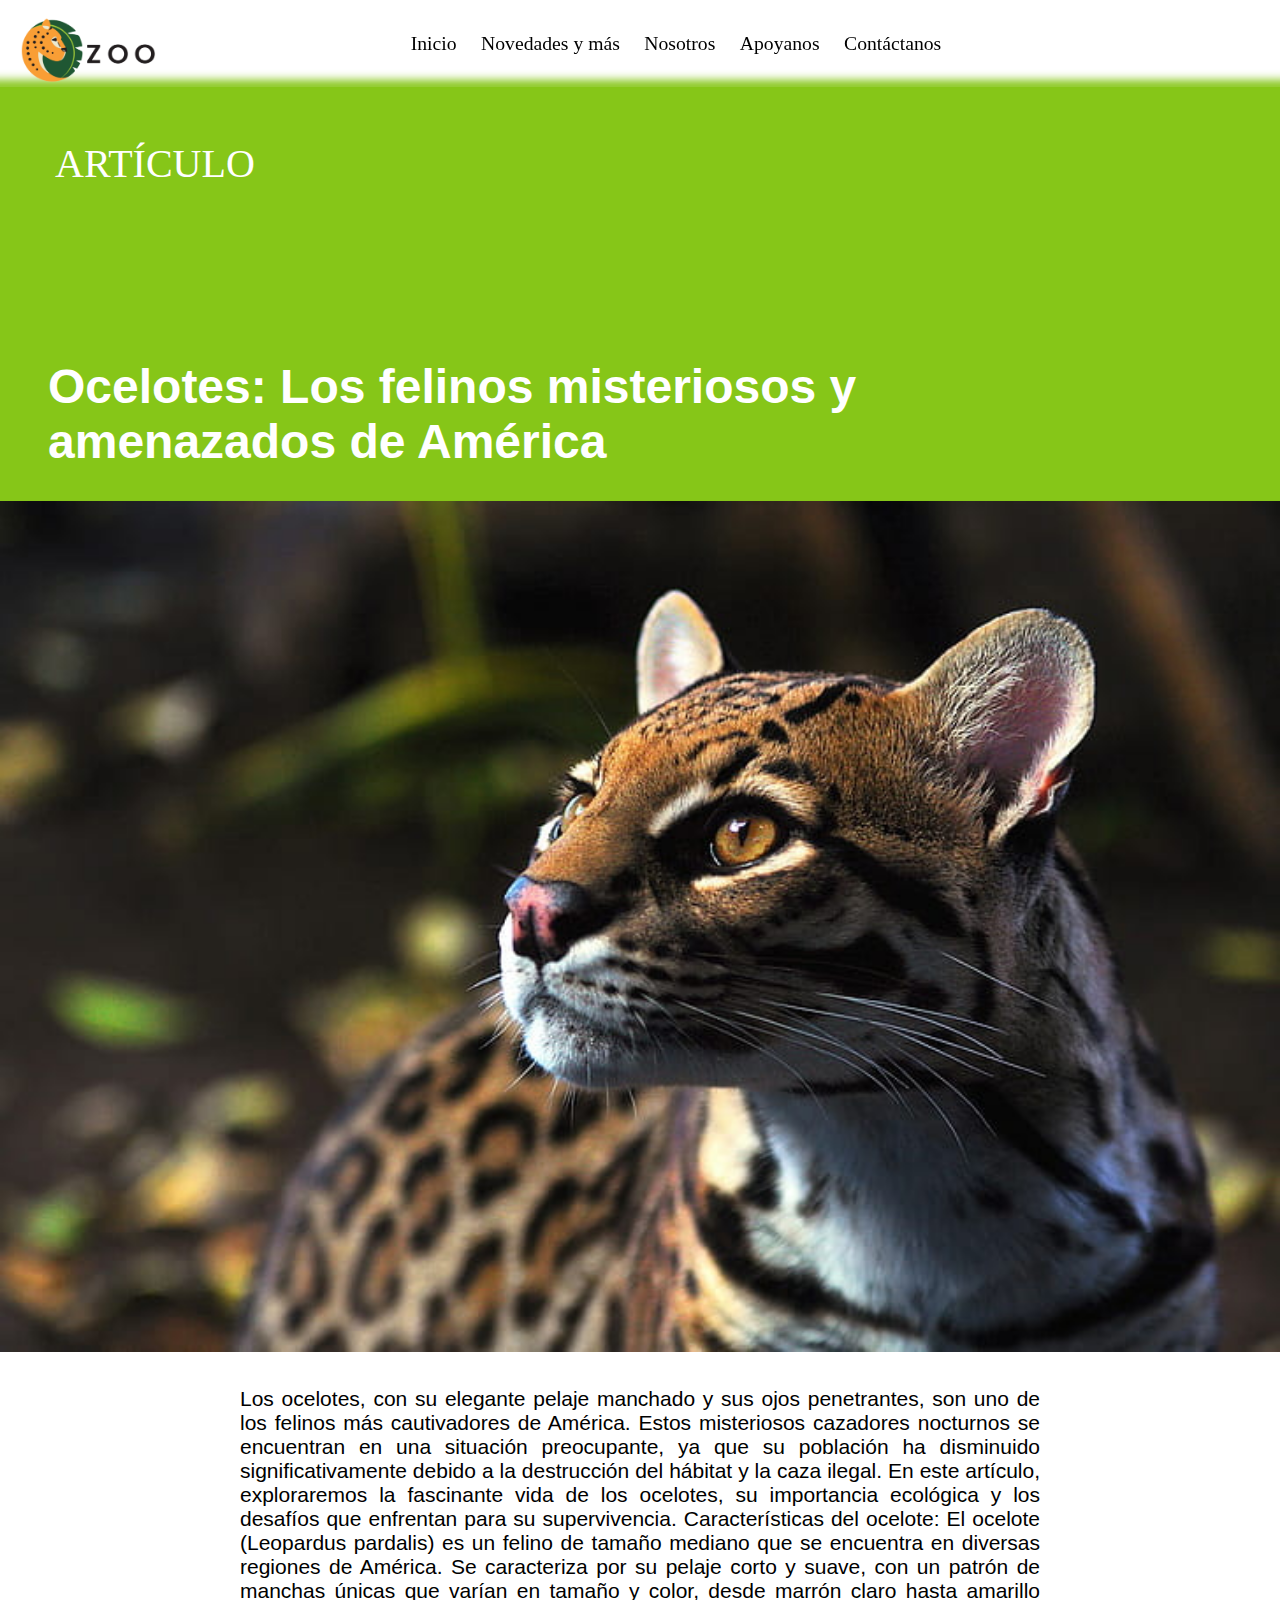
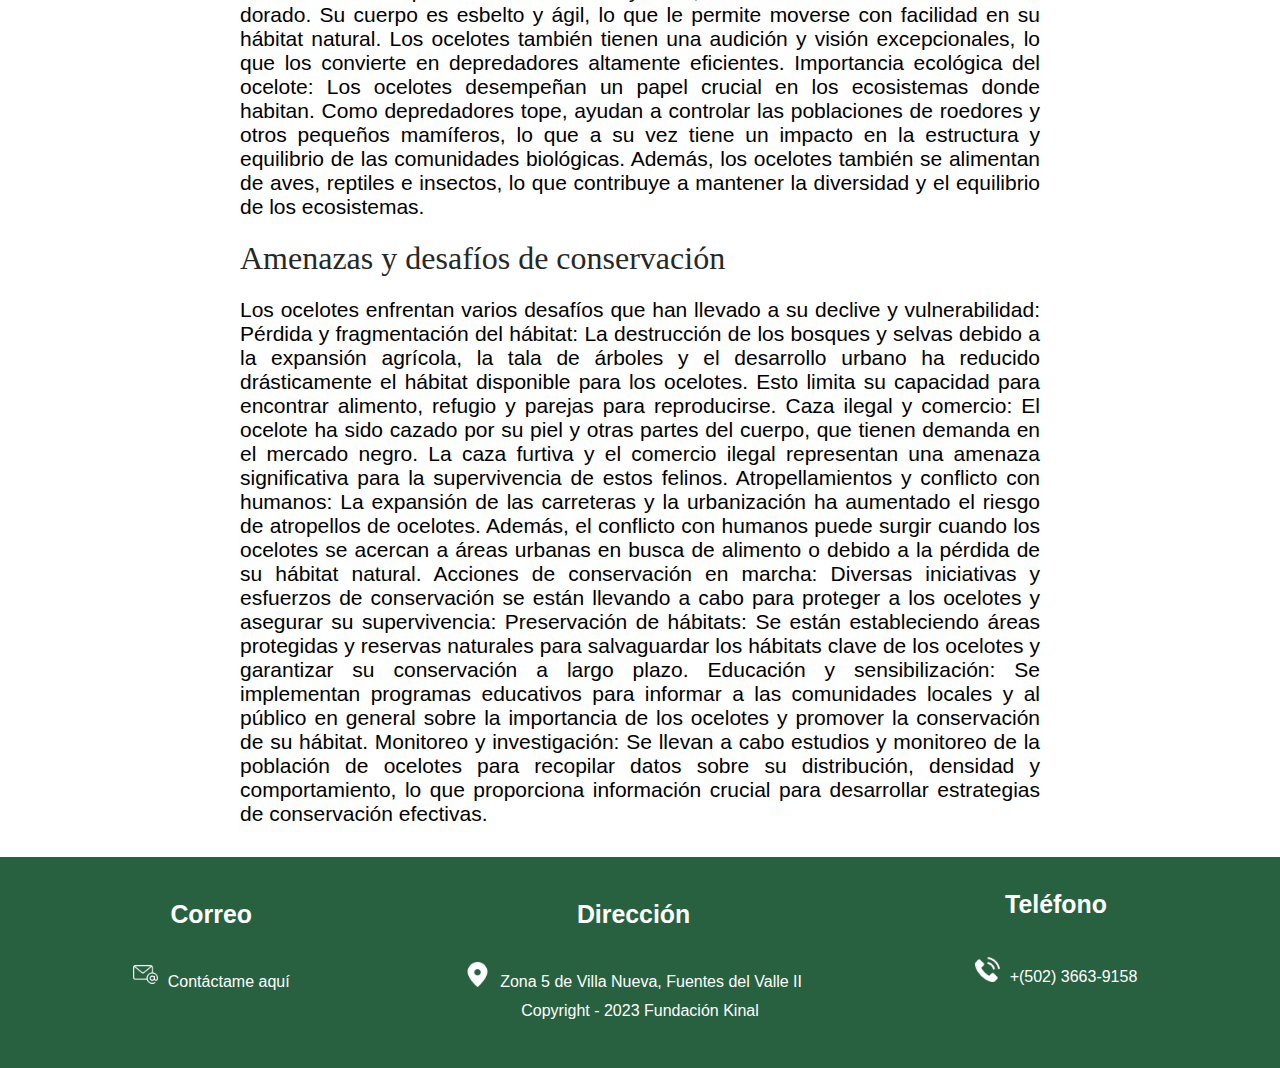
<file: Zoo/src/org/diegoestrada/main/ocelote.html>
<!DOCTYPE html>
<html>
<head>
    <meta charset="UTF-8">
    <meta name="viewport" content="width=device-width, initial-scale=1.0">
    <title>Fauna de nuestro zoo</title>
    <link rel="icon" href="../image/zoo.png">
    <link rel="stylesheet" href="../resource/ocelote.css">
</head>
<body>
    <div class="header__container">
        <div>
            <header class="header">
                    <div class="header__div">      
                        <a href="index.html">
                            <img src="../image/zoologo.png" alt="zoologo.png">
                        </a>
                    </div>
                    <div class="abrir__btn">
                        <button id="abrir" class="menu navmn">
                            <div class="divi"></div>
                            <div class="divi"></div>
                            <div class="divi"></div>
                        </button>
                    </div>
                <nav class="header__nav" id="nav">
                    <button id="cerrar" class="nav__menu navmn">
                            <div class="divi"></div>
                            <div class="divi"></div>
                            <div class="divi"></div>
                    </button>
                    <div class="nav__div">
                        <ul class="nav__ul">
                            <li class="nav__li"><a href="../main/index.html">Inicio</a></li>
                            <li class="nav__li"><a href="../main/index.html #oso">Novedades y más</a></li>
                            <li class="nav__li"><a href="../main/programador.html">Nosotros</a></li>
                            <li class="nav__li"><a href="">Apoyanos</a></li>
                            <li class="nav__li"><a href="#footer">Contáctanos</a></li>
                        </ul>
                    </div>
                </nav>    
            </header>
        </div>
    </div>
    <div class="div__container">
        <font>ARTÍCULO</font>
        <h2>Ocelotes: Los felinos misteriosos y amenazados de América</h2>
    </div>
    <div class="div__img">
        <img src="../image/ocelote.png" alt="ocelote.png">
    </div>
    <!-- <article class="article"> -->

            <div class="contenedor">
                <p>
                    Los ocelotes, con su elegante pelaje manchado y sus ojos penetrantes, son uno de los felinos más cautivadores de América. Estos misteriosos cazadores nocturnos se encuentran en una situación preocupante, ya que su población ha disminuido significativamente debido a la destrucción del hábitat y la caza ilegal. En este artículo, exploraremos la fascinante vida de los ocelotes, su importancia ecológica y los desafíos que enfrentan para su supervivencia. Características del ocelote: El ocelote (Leopardus pardalis) es un felino de tamaño mediano que se encuentra en diversas regiones de América. Se caracteriza por su pelaje corto y suave, con un patrón de manchas únicas que varían en tamaño y color, desde marrón claro hasta amarillo dorado. Su cuerpo es esbelto y ágil, lo que le permite moverse con facilidad en su hábitat natural. Los ocelotes también tienen una audición y visión excepcionales, lo que los convierte en depredadores altamente eficientes. Importancia ecológica del ocelote: Los ocelotes desempeñan un papel crucial en los ecosistemas donde habitan. Como depredadores tope, ayudan a controlar las poblaciones de roedores y otros pequeños mamíferos, lo que a su vez tiene un impacto en la estructura y equilibrio de las comunidades biológicas. Además, los ocelotes también se alimentan de aves, reptiles e insectos, lo que contribuye a mantener la diversidad y el equilibrio de los ecosistemas.
                </p>

                <font>Amenazas y desafíos de conservación</font>
                
                <p>
                    Los ocelotes enfrentan varios desafíos que han llevado a su declive y vulnerabilidad: Pérdida y fragmentación del hábitat: La destrucción de los bosques y selvas debido a la expansión agrícola, la tala de árboles y el desarrollo urbano ha reducido drásticamente el hábitat disponible para los ocelotes. Esto limita su capacidad para encontrar alimento, refugio y parejas para reproducirse. Caza ilegal y comercio: El ocelote ha sido cazado por su piel y otras partes del cuerpo, que tienen demanda en el mercado negro. La caza furtiva y el comercio ilegal representan una amenaza significativa para la supervivencia de estos felinos. Atropellamientos y conflicto con humanos: La expansión de las carreteras y la urbanización ha aumentado el riesgo de atropellos de ocelotes. Además, el conflicto con humanos puede surgir cuando los ocelotes se acercan a áreas urbanas en busca de alimento o debido a la pérdida de su hábitat natural. Acciones de conservación en marcha: Diversas iniciativas y esfuerzos de conservación se están llevando a cabo para proteger a los ocelotes y asegurar su supervivencia: Preservación de hábitats: Se están estableciendo áreas protegidas y reservas naturales para salvaguardar los hábitats clave de los ocelotes y garantizar su conservación a largo plazo. Educación y sensibilización: Se implementan programas educativos para informar a las comunidades locales y al público en general sobre la importancia de los ocelotes y promover la conservación de su hábitat. Monitoreo y investigación: Se llevan a cabo estudios y monitoreo de la población de ocelotes para recopilar datos sobre su distribución, densidad y comportamiento, lo que proporciona información crucial para desarrollar estrategias de conservación efectivas.
                </p>
                
            </div>
    <footer id="footer" class="footer">
        <section class="footer__section">
            <div id="correo">
                <h4>Correo</h4>
                <img src="../image/correo-electronico.png" alt="correo.png"><a href="mailto:destrada-2019308@kinal.edu.gt">Contáctame aquí</a>    
            </div>
            <div id="direccion">
                <h4>Dirección</h4>
                <img src="../image/ubicacion.png" alt="direccion.png"><a href="https://goo.gl/maps/GoGkjSS8k3UWXr4XA" target="_blank">Zona 5 de Villa Nueva, Fuentes del Valle II</a>
            </div>
            <div id="telefono">
                <h4>Teléfono</h4>
                <img src="../image/telefono.png" alt="telefono.png"><p>+(502) 3663-9158</p>
            </div>
        </section>
        <p>Copyright - 2023 Fundación Kinal</p>
    </footer>
    <script src="../js/scrip.js"></script>
</body>
</html>
</file>
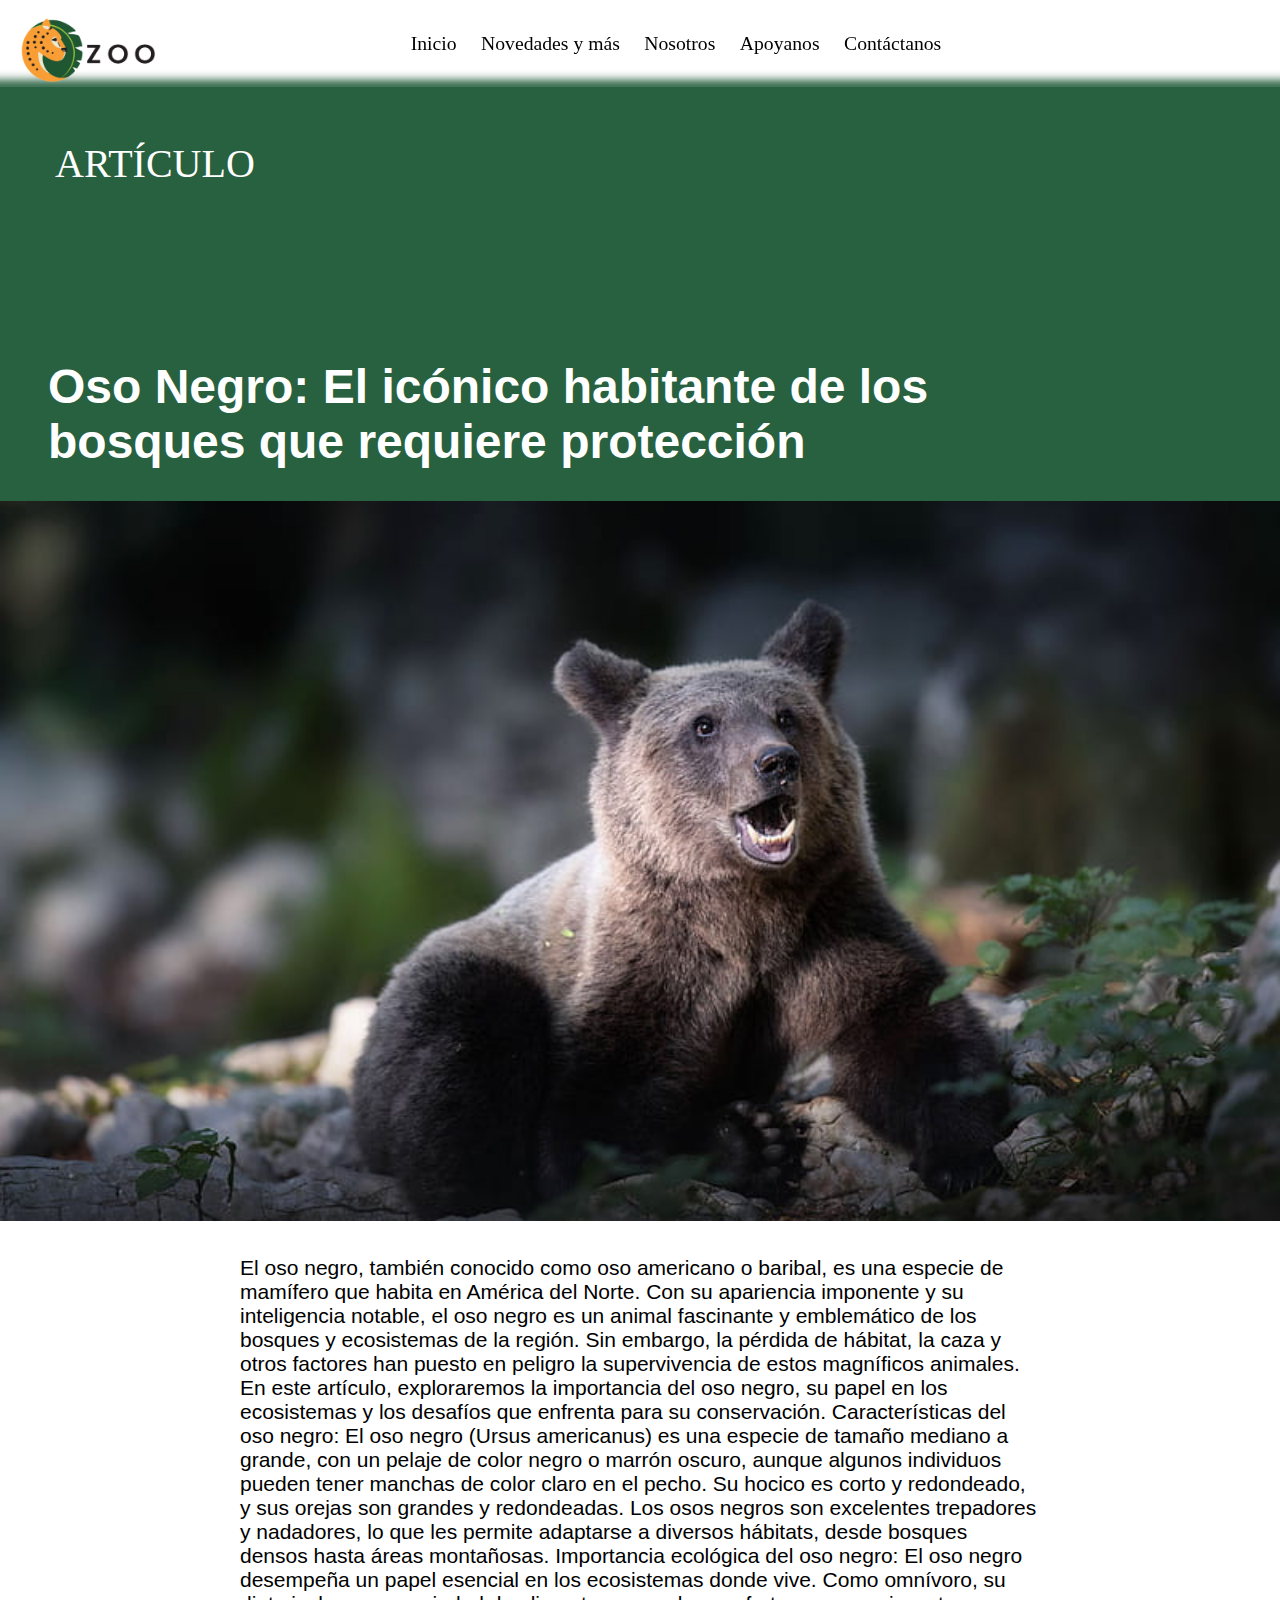
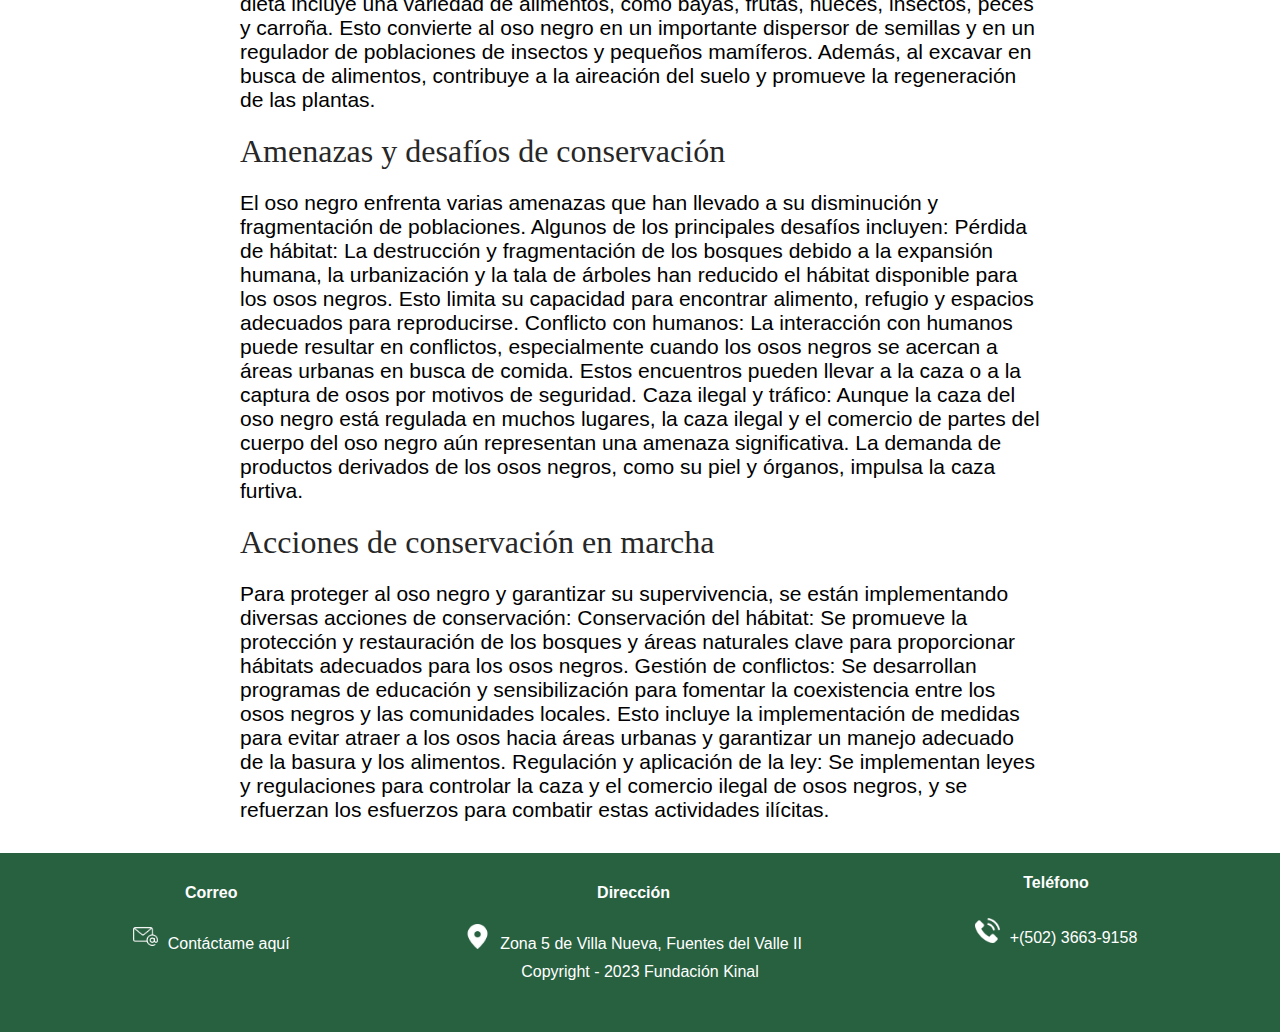
<file: Zoo/src/org/diegoestrada/main/osonegro.html>
<!DOCTYPE html>
<html>
<head>
    <meta charset="UTF-8">
    <meta name="viewport" content="width=device-width, initial-scale=1.0">
    <title>Fauna de nuestro zoo</title>
    <link rel="icon" href="../image/zoo.png">
    <link rel="stylesheet" href="../resource/osonegro.css">
</head>
<body>
    <div class="header__container">
        <div>
            <header class="header">
                    <div class="header__div">      
                        <a href="index.html">
                            <img src="../image/zoologo.png" alt="zoologo.png">
                        </a>
                    </div>
                    <div class="abrir__btn">
                        <button id="abrir" class="menu navmn">
                            <div class="divi"></div>
                            <div class="divi"></div>
                            <div class="divi"></div>
                        </button>
                    </div>
                <nav class="header__nav" id="nav">
                    <button id="cerrar" class="nav__menu navmn">
                        <div class="divi"></div>
                        <div class="divi"></div>
                        <div class="divi"></div>
                    </button>
                    <div class="nav__div">
                        <ul class="nav__ul">
                            <li class="nav__li"><a href="../main/index.html">Inicio</a></li>
                            <li class="nav__li"><a href="../main/index.html #oso">Novedades y más</a></li>
                            <li class="nav__li"><a href="../main/programador.html">Nosotros</a></li>
                            <li class="nav__li"><a href="">Apoyanos</a></li>
                            <li class="nav__li"><a href="#footer">Contáctanos</a></li>
                        </ul>
                    </div>
                </nav>    
            </header>
        </div>
    </div>
    <div class="div__container">
        <font>ARTÍCULO</font>
        <h2>Oso Negro: El icónico habitante de los bosques que requiere protección</h2>
    </div>
    <div class="div__img">
        <img src="../image/osonegro.png" alt="osonegro.png">
    </div>
    <!-- <article class="article"> -->

            <div class="contenedor">
                <p>
                    El oso negro, también conocido como oso americano o baribal, es una especie de mamífero que habita en América del Norte. Con su apariencia imponente y su inteligencia notable, el oso negro es un animal fascinante y emblemático de los bosques y ecosistemas de la región. Sin embargo, la pérdida de hábitat, la caza y otros factores han puesto en peligro la supervivencia de estos magníficos animales. En este artículo, exploraremos la importancia del oso negro, su papel en los ecosistemas y los desafíos que enfrenta para su conservación. Características del oso negro: El oso negro (Ursus americanus) es una especie de tamaño mediano a grande, con un pelaje de color negro o marrón oscuro, aunque algunos individuos pueden tener manchas de color claro en el pecho. Su hocico es corto y redondeado, y sus orejas son grandes y redondeadas. Los osos negros son excelentes trepadores y nadadores, lo que les permite adaptarse a diversos hábitats, desde bosques densos hasta áreas montañosas. Importancia ecológica del oso negro: El oso negro desempeña un papel esencial en los ecosistemas donde vive. Como omnívoro, su dieta incluye una variedad de alimentos, como bayas, frutas, nueces, insectos, peces y carroña. Esto convierte al oso negro en un importante dispersor de semillas y en un regulador de poblaciones de insectos y pequeños mamíferos. Además, al excavar en busca de alimentos, contribuye a la aireación del suelo y promueve la regeneración de las plantas.
                </p>

                <font>Amenazas y desafíos de conservación</font>
                
                <p>
                    El oso negro enfrenta varias amenazas que han llevado a su disminución y fragmentación de poblaciones. Algunos de los principales desafíos incluyen: Pérdida de hábitat: La destrucción y fragmentación de los bosques debido a la expansión humana, la urbanización y la tala de árboles han reducido el hábitat disponible para los osos negros. Esto limita su capacidad para encontrar alimento, refugio y espacios adecuados para reproducirse. Conflicto con humanos: La interacción con humanos puede resultar en conflictos, especialmente cuando los osos negros se acercan a áreas urbanas en busca de comida. Estos encuentros pueden llevar a la caza o a la captura de osos por motivos de seguridad. Caza ilegal y tráfico: Aunque la caza del oso negro está regulada en muchos lugares, la caza ilegal y el comercio de partes del cuerpo del oso negro aún representan una amenaza significativa. La demanda de productos derivados de los osos negros, como su piel y órganos, impulsa la caza furtiva.
                </p>
                <font>
                    Acciones de conservación en marcha
                </font>
                <p>
                    Para proteger al oso negro y garantizar su supervivencia, se están implementando diversas acciones de conservación: Conservación del hábitat: Se promueve la protección y restauración de los bosques y áreas naturales clave para proporcionar hábitats adecuados para los osos negros. Gestión de conflictos: Se desarrollan programas de educación y sensibilización para fomentar la coexistencia entre los osos negros y las comunidades locales. Esto incluye la implementación de medidas para evitar atraer a los osos hacia áreas urbanas y garantizar un manejo adecuado de la basura y los alimentos. Regulación y aplicación de la ley: Se implementan leyes y regulaciones para controlar la caza y el comercio ilegal de osos negros, y se refuerzan los esfuerzos para combatir estas actividades ilícitas.
                </p>
            </div>
    <footer id="footer" class="footer">
        <section class="footer__section">
            <div id="correo">
                <h4>Correo</h4>
                <img src="../image/correo-electronico.png" alt="correo.png"><a href="mailto:destrada-2019308@kinal.edu.gt">Contáctame aquí</a>    
            </div>
            <div id="direccion">
                <h4>Dirección</h4>
                <img src="../image/ubicacion.png" alt="direccion.png"><a href="https://goo.gl/maps/GoGkjSS8k3UWXr4XA" target="_blank">Zona 5 de Villa Nueva, Fuentes del Valle II</a>
            </div>
            <div id="telefono">
                <h4>Teléfono</h4>
                <img src="../image/telefono.png" alt="telefono.png"><p>+(502) 3663-9158</p>
            </div>
        </section>
        <p>Copyright - 2023 Fundación Kinal</p>
    </footer>
    <script src="../js/scrip.js"></script>
</body>
</html>
</file>
<file: Juego ahorcado/css/style.css>
*{
    margin: 0;
    padding: 0;
    box-sizing: border-box;
    font-family: 'Montserrat', sans-serif;
}

body{
    background: #999;
    display: flex;
    align-items: center;
    justify-content: center;
    min-height: 100vh;
}

.container{
    width: 850px;
    background-color: #fff;
    display: flex;
    gap: 80px;
    align-items: flex-end;
    padding: 60px 40px;
    border-radius: 10px;
}

.ahorcado-box{
    max-width: 270px;
}

.ahorcado-box h1{
    font-size: 1.5rem;
    margin-top: 20px;
    text-align: center;
    text-transform: uppercase;
}

.palabra-ul {
    display: flex;
    list-style: none;
    gap: 10px;
    align-items: center;
    justify-content: center;
}

.palabra-ul .palabra{
    width: 30px;
    font-size: 2rem;
    text-align: center  ;
    text-transform: uppercase;
    margin-bottom: 20px;
    border-bottom: 3px solid #000;
}

.game-box h4 {
    text-align: center;
    font-size: 1rem;
    font-weight: lighter;
    margin-bottom: 20px;
}

.game-box h4 b{
    font-weight: 700;
    color: #f00;
}

.game-box .teclado {
    display: flex;
    gap: 5px;
    flex-wrap: wrap;
    justify-content: center;
}

.game-box .teclado button{
    /*Este calculo sirve para 
    darle una separación a los botones
    100% para que ocupen todo el ancho del 
    contenedor que lo ocupa, /10 para 
    separarlo en 10 columnas y -5px
    para darle un tipo de separacion entre ellos*/
    color: #fff;
    font-size: 1rem;
    font-weight: normal;
    cursor: pointer;
    background: #999;
    border-radius: 5px;
    text-transform: uppercase;
    border: none;
    transition-duration: .7s;
    padding: 8px;
    width: calc(100%/10 - 5px);
}

.game-box .teclado button:hover{
    background-color: #453c3c;
    transition-duration: .5s;
}

.perdiste{
    position: fixed;    
    left: 0;
    top: 0;
    width: 100%;
    height: 100%;
    display: none;
    align-items: center;
    justify-content: center;
    background-color: rgba(0, 0, 0, 0.5);
}

.perdiste .contenido{
    background-color: #fff;
    max-width: 430px;
    width: 100%;
    text-align: center;
    border-radius: 10px;
    padding: 30px;
}

.perdiste h4{
    font-size: 1.5rem;

}

.perdiste p{
    font-size: 1rem;
    margin: 15px 0 30px 0;
    font-weight: lighter;
}

.perdiste p b{
    color: #48ab;
    font-weight: bold;
}

.perdiste button{
    padding: 10px 15px;
}

@media screen and (max-width: 670px) {
    .container{
        flex-direction: column;
        align-items: center;
    }

    .ahorcado-box h1{
        display: none;
    }

}
</file>
<file: HTML y CSS/src/org/diegoestrada/resource/estilo.css>
/*Propiedades de texto*/
.encabezado {
    /*Tamaño*/
    font-size: 1em;
    /*Tipografía*/
    font-family: Arial;
    /*Modifica la línea*/
    line-height: 1;
    /*Grosor*/
    font-weight: normal;
    text-align: center;
    z-index: 20;
}
body {
    background-color: white;
    color: #000;
    overflow: scroll;
    overflow-x: hidden;
}
/*Algunas propiedades de caja*/
#h2{
    background-color: gray;
    display: inline-block;
    padding: 1px 2px 3px 4px;
    /*height: 100px;
    width: 100px;*/
    border-radius: 10px;
    /*Hay varios tipos de border*/
    border: 10px inset black;
    /*
    Algunos tipos de borde:
        dotted
        dashed
        solid
        double
        groove
        ridge
        inset
        outset
        none
        hidden
    */
    /*          eje x ejey tamño de desenfocque cuanto borde color*/
    box-shadow: 2px 4px 15px 0 black;
    text-shadow: 1px 1px 5px blue;
    transform: rotate(1deg);
}

li {
    margin: 10px;
}
/*
div {
    background-color: chocolate;
    display: block;
    width: 200px;
    height: 40px;
    position: relative;
    top: 20px;
}*/
footer{
    position: relative;
    top: 30px;
}
.objeto1 {
    background-color: red;
    position: relative;
    top: 10px;
    left: 20px;
    z-index: 100;
}

.nav {
    background-color: black;
    opacity: .8;
    padding: 25px;
    font-size: 17px;
}

.lista:hover > a{
    color: grey;
}

.nav .nav__ul .a img{
    height: 20px;
    position: relative;
    top: 3px;
}

.lista {
    display: inline-block;
    padding: 7px;
}

.a {
    color: #fff;
    text-decoration: none;
}

.osopanda {
    position: absolute;
    z-index: -1;
    top: 0;
    left: 0;
    width:  100%;
    height: 1000px;
}

.osopanda img {
    object-fit: cover;
    width: 100%;
    height: 100%;
}

.lista:hover::after{
    content: "";
    height: 3px;
    background-color: white;
    display: block;
    animation-duration: .5s;
}

#back {
    height: 200px;
    background-color: blue;/*
    background-image: url('../image/manu.png');
    background-size: 100px 100px;
    /* En backgroung-size hay contain, cover, none y auto 
    background-repeat: repeat;
    background-position: right top;*/
    /*Su abreviación ess*/
    background: #00f url(../image/manu.png) repeat-y center bottom /100px 100px;
}

.ol {
    list-style-type: none;
}
/*Concepto de media query*/
@media only screen and (max-width:500px){
    
}

table {
    width: 15%;
    border-collapse: collapse;
}

th, td {
    border: 1px solid grey;
    padding: 5px;
}

th {
    background-color: red;
    color: #fff;
    text-align: left;
}

tr:hover {
    background-color: grey;
    color: #fff;
}

.flex-container {
    display: flex;
}
</file>
<file: Zoo/src/org/diegoestrada/resource/style.css>
body {
    margin: 0;
    padding: 0;
    background-color: #000;
    font-family: 'Montserrat', sans-serif;
    overflow-x: hidden;
    color: #fff;
    box-sizing: border-box;
}

.header {
    /*pone el solo el fondo con un desvanecido*/
    background-color: rgba(0, 0, 0, 0.2);
    width: 100%;
    height: 4em;
    padding: 1.5em;
    position: fixed;
    text-align: center;
    z-index: 1000;
    margin: 0;
    top: 0;
}

.header__nav {
    background: transparent;
    color: #fff;
    position: relative;
    z-index: 90;
}


.header__div a {
    position: absolute;
    display: inline-block;
    width: 10px;
    height: 10px;
    z-index: 1000;
}

.header__div {
    position: absolute;
    display: flex;
    object-fit: cover;
    justify-items: start;
    top: 12px;
}

.header__div img {
    position: relative;
    width: 9em;
    height: auto;
    z-index: 150;
}

.nav__ul{
    position: relative;
    z-index: 2;
}

.nav__li {
    display: inline-block;
    list-style-type: none;
}

.nav__li a {
    color: #fff;
    text-decoration: none;
    margin: 10px;
    font-size: 1.23em;
    font-family: 'Century Gothic';
}

.header__second .nav__li--second img {
    width: 25px;
    height: 25px;
    transition: .5s;
}

.header__second .nav__li--second img:hover {
    transform: scale(1.2);
    filter: invert(28%) sepia(18%) saturate(1352%) hue-rotate(92deg) brightness(99%) contrast(85%);
    transition-duration: .4s;
}

.header__second {
    position: relative;
    top: calc(340px - 115.2px);   
    z-index: 60;
}

.nav__li--second {
    list-style-type: none;
    margin: .8rem;
}

.section {
    margin-top: 15em;
}

.section__div {
    position: relative;
    display: flex;
    justify-content: center;
    align-items: center;
    padding-top: 25px;
}

.section__div h2 {
    color: #fff;
    text-align: center;
    text-shadow: 5px 5px 5px black;
    font-size: 35pt;
    font-family: Tahoma;

}

.section__h2 {
    position: relative;
    z-index: 75;
}

.section__div--bottom .boton {
    background-color: #286140;
    position: relative;
    color: #fff;
    padding: 15px;
    font-size: 1.2em;
    border: none;
    border-radius: 10px;
    transition: .5s;
    z-index: 70;
}

.boton:hover {
    transform: scale(1.2);
    background-color: #fff;
    color: #286140;
    cursor: pointer;
    transition-duration: .5s;
}

.section__div a {
    text-decoration: none;
}

.container {
    background-image: url(../image/gato.png);
    background-size: cover;
    margin-top: -15px;
    /* position: absolute;
    z-index: -1;
    object-fit: cover;
    width: 100%;
    height: auto;
    top: 0; */
}
.container__second img {
    position: absolute;
    z-index: -2;
    object-fit: cover;
    width: 100%;
    height: auto;
    top: 100%;
}

.container__h2{
    position: relative;
    display: flex;
    justify-content: center;
    align-items: center;
    text-align: center; 
    font-family: Cambria;
    font-size: 2.55em;
    width: 100%;
    height: 11em;
}

.container__div {
    text-align: center;
    position: relative;
    width: 100%;
    top: -5em;
    height: 4em;
    font-size: 1.53em;
} 
.articulo {
    display: grid;
    grid-template-columns: 1.5fr 1fr;
    grid-template-rows: repeat(4, 25%);
}

/* .conta {
    display: grid;
    grid-template-columns: 1.5fr 1fr;
    grid-template-rows: 100% 100% ;
}

.cont {
    display: grid;
    grid-template-columns: 1fr 1.5fr;
    grid-template-rows: 100% 100% ;
}

.contac {
    display: grid;
    grid-template-columns: 1.5fr 1fr;
    grid-template-rows: 100% 100% ;
}

.contact {
    display: grid;
    grid-template-columns: 1fr 1.5fr;
    grid-template-rows: 100% 100% ;
} */

.articulo a {
    color: #fff;
    text-decoration: none;
}

.article__div img{
    object-fit: cover;
    width: 100%;
    height: 100%;
}

.article__div font, p {
    padding: .5em;
    text-align: start;
    max-width: 20rem;
}

.article__div font{
    display: inline-block;
    vertical-align: inherit;
    font-size: 3em;
    font-family: fantasy;
    width: 10em;
}

#ajolote{
    display: inline-block;
    background-color: #79C000;
    width: 100%;
    height: 100%;
    transition-duration: 1s;
    border-radius: 2px;
}

#ajolote:hover{
    background-color: #fff;
    color: #000;
    transition-duration: 1s;
}

#jaguar {
    display: inline-block;
    background-color: #FFB500;
    color: #286140;
    width: 100%;
    height: 100%;
    transition-duration: 1s;
    border-radius: 2px;
}

#jaguar:hover {
    background-color: #286140;
    color: #FFB500;
    transition-duration: 1s;
}

#osonegro {
    display: inline-block;
    background-color: #286140;
    color: #fff;
    width: 100%;
    height: 100%;
    transition-duration: 1s;
    border-radius: 2px;
}

#osonegro:hover {
    background-color: #fff;
    color: #286140;
    transition-duration: 1s;
}

#ocelote {
    display: inline-block;
    background-color: #86C618;
    color: #fff;
    width: 100%;
    height: 100%;
    transition-duration: 1s;
    border-radius: 2px;
}

#ocelote:hover {
    background-color: #fff;
    color: #86C618;
    transition-duration: 1s;
}

.footer {
    background-color: #286140;
    padding-bottom: 1.5%;
    height: 12em;
}

.footer img {
    width: 25px;
    height: 25px;
    margin-right: 10px;
}

.footer a {
    text-decoration: none;
    color: #fff;
}

.footer__section {
    display: grid;
    grid-template-columns: repeat(3, 33%);
    justify-items: center;
    align-items: center;
}

.footer #correo {
    max-width: 25em;
    text-align: center;
}

.footer #direccion {
    max-width: 25em;
    text-align: center;
}

.footer #telefono {
    max-width: 25em;
    text-align: center;
}

.footer #telefono p {
    display: inline-block;
}

.footer > p {
    font-size: 1rem;
    text-align: center;
    margin: 0 auto; 
}

.footer h4 {
    font-size: 1.555rem;
}

.menu, .nav__menu {
    display: none;
}

@media screen and (max-width: 950px){
    body {
        overflow-x: hidden;
    }
    .navmn {
        display: flex;
        flex-direction: column;
        width: 3rem;
        height: 3rem;
        border: 0;
        background: transparent;
        gap: .65px;
    }

    .navmn > div{
        background: #fff;
        height: 12.5px;
        width: 100%;
        border-radius: 5px;
        transition: all .5s;
        transform-origin: left;
    }

    .navmn:hover div:first-child{
        transform: rotate(45deg);
    }

    .navmn:hover div:nth-child(2){
        opacity: 0;
    }

    .navmn:hover div:last-child{
        transform: rotate(-45deg);
    }

    .abrir__btn {
        margin: 15px 55px;
        float: right;
    }
    .menu, .nav__menu{
        display: inline-block;
    }
    .header__nav {
        opacity: 0;
        visibility: hidden;
    } 

    .header__nav{
        display: flex;
        flex-direction: column;
        align-items: end;
        gap: 1rem;
        position: absolute;
        top: 0;
        right: 48px;
        bottom: -100rem;
        background-color: rgba(0, 0, 0, 1);
        padding: 2rem;
        box-shadow: 0 0 0 100vmax rgba(0, 0, 0, .5);
    }

    .header__nav.visible{
        opacity: 1;
        visibility: visible;
    }

    .nav__ul {
        display: flex;
        gap: 1.012rem;
        flex-direction: column;
        align-items: end;
    }
    
    .container {
        background-image: url(../image/gatoresponsive.png);
        background-size: cover;

    }

    .articulo {
        display: grid;
        grid-template-columns: 1fr;
        grid-template-rows: repeat(4, 15%); 
    }

    .footer{
        position: relative;
        top: 13rem;
        padding-bottom: 1.5%;
        height: auto;
    }

    .footer__section{
        grid-template-columns: 1fr;
        gap: 1rem;
    }

}

@media screen and (max-width: 530px) {
    .footer > p {
        font-size: .75rem;
        margin: 0 auto;
    }
}
</file>
<file: HTML y CSS/src/org/diegoestrada/resource/style.css>
body {
    margin: 0;
    background-color: #efefef;
    font-family: 'Montserrat', sans-serif;
}

header {
    background-color: #364552;
    color: white;
    padding: 1em;
}

header h1 {
    font-size: 2em;
    text-align: center;
}

.container {
    width: 400px;
    margin: 0 auto;     
}

section article {
    transition: box-shadow 0.3s ease;
    background-color: #fff;
    margin: 1em 0;
    border-radius: 0.5em;
    padding: 0.25em 0;
    cursor: pointer;
}

section article h2, section article p {
    margin: 1em;
}

section article:hover {
    box-shadow: 0 0.1em .4em #364552;
}

footer {
    background-color: #364552;
    padding: 3em;
    color: #fff;
}

footer section {
    float: right;
}

footer a {
    color: #fff;
    text-decoration: none;
    margin: 0 0.5em;
}

footer p {
    margin: 0;
}

footer a:hover {
    color: cornflowerblue;
    transition: color 0.5s ease;
}

.divi img{
    object-fit: cover;
    width: 100%;
    height: 100%;
}
</file>
<file: HTML y CSS/src/org/diegoestrada/resource/filter.css>
.container {
    /* El contraste no sirve sin un color de fondo */
    filter: contrast(30);
    background: #fff;
}

.caja {
    display: inline-block;
    width: 150px;
    height: 150px;
    background: red;
    margin: 40px;
    border-radius: 50%;
    filter: blur(20px);
}

.caja:first-child {
    animation: trasladar 1.6s alternate infinite;
}

@keyframes trasladar {
    0% {
        transform: translate(0);
    }
    100% {
        transform: translate(160px);
    }
}
</file>
<file: HTML y CSS/src/org/diegoestrada/resource/formulario.css>
body{
    background-color: #000;
}

.flex-container {
    display: flex;
    align-items: center;
    flex-wrap: wrap;
    justify-content: center;
    background: #444;
    margin: 50px 50px;
    padding: 10px;
}

.form {
    min-width: 400px;
    flex: 1;
    text-align: center;
    padding: 30px;
    order: 5;
}

.form__input {
    width: 100%;
    padding: 6px;
    margin: 6px 0;
    border: none;
    border-bottom: 3px solid #1c7;
    background: transparent;
    color: #fff;
}

.form__input:focus {
    background: linear-gradient(to bottom, transparent, #333);
    outline: none;
}

.form textarea {
    min-height: 120px;
    resize: none;
}

.form-img {
    flex: 1;
    padding: 10px;
    display: flex;
    min-width: 300px;
    max-width: 400px;
    order: 1;
}

.form-img div {
    padding: 10px;
}

.img-container {
    margin: auto;
}

.img-container {
    background-color: #fff;
    border-radius: 50%;
    text-align: center;
    padding: 40px;
}

.form-img img {
    width: 90%;
}

.form input[type="submit"] {
    background-color: #1c7;
    border-bottom: none;
    padding: 12px;
}

.form input[type="submit"]:hover {
    background-color: #062;
    border-bottom: none;
    padding: 12px;
}

.form input[type="submit"]:focus {
    background-color: #1c7;
}

.form input[type="submit"]:hover {
    background: linear-gradient(to bottom, #073, #050);
}
</file>
<file: HTML y CSS/src/org/diegoestrada/resource/estilo2.css>
div {
    background-color: chocolate;
    display: block;   
    width: 120px;
    height: 120px;
    font-size: 25px;
    font-family: Georgia;
    margin: 5px;
}

.objeto1 {
    background-color: red;
    opacity: .5;
}

.objeto2 {
    background-color: blue;
    position: relative;
    top: 20px;
    left: 15px;
}

.objeto3 {
    background-color: green;
    position: relative;
    top: 20px;
    left: 15px;
    z-index: 1;
}

.objeto4 {
    background-color: yellow;
    position: relative;
    z-index: 10;
}
</file>
<file: Zoo/src/org/diegoestrada/resource/ajolote.css>
body {
    margin: 0;
    padding: 0;
    font-family: 'Montserrat', sans-serif;
    overflow-x: hidden;
    box-sizing: border-box;
}

.header__container {
    width: 99%;
    display: inline-block;
    position: fixed;
    z-index: 999;
    /* background:rgba(0, 0, 0, 0.2); */

}

.header {
    /* background:rgba(0, 0, 0, 0.2);   */
    text-align: center;
    width: 100%;
    height: auto;
    padding: 1em;
    position: fixed;
    z-index: 100;
    margin: 0;
    top: 0;
    backdrop-filter: blur(5px);
}

.header__nav {
    background: transparent;
    position: relative;
    z-index: 90;
}

.header__div {
    position: absolute;
    display: flex;
    object-fit: cover;
    justify-content: start;
    top: 12px;
}

.header__div img {
    position: relative;
    width: 9em;
    height: auto;
    z-index: 150;
}

.nav__li {
    display: inline-block;
    list-style-type: none;
}

.nav__li a {
    color: #000;
    text-decoration: none;
    margin: 10px;
    font-size: 1.23em;
    font-family: 'Century Gothic';
}

.div__container {
    position: relative;
    top: 5em;
    background-color: #79C000;
    color: #fff;
    width: 100%;
    height: 10%;
}

.div__container font, h2 {
    padding: 1.5em .5em 1.5em 1em;
    text-align: start;
}

.div__container font{
    display: inline-block;
    vertical-align: inherit;
    font-size: 2.5em;
    font-family: fantasy;
    max-width: 20em;
    margin-left: 15px;
} 

.div__container h2 {
    font-size: 3em;
    font-family: Arial, Helvetica, sans-serif;
    max-width: 20em;
}

.div__img img{
    position: relative;
    object-fit: cover;
    width: 100%;
    height: auto;
}

/* .article{
    float: right;
    width: 45%;
} */


/* .article p, .article h2 {
    font-family: Optima, Segoe, Segoe UI, Candara, Calibri, Arial, sans-serif;
    font-size: 1.3125em;
    text-align: left;
} */
/* 
.containeron {
    display: grid;
    grid-template-columns: 1fr;
    
} */

.contenedor {
    padding: 10px;
    max-width: 50rem;
    margin: 0 auto;
}

.div__video{
    position: absolute;
    top: 150em;
}

iframe {
    position: sticky;
    top: 30em;
}

.contenedor p{
    text-align: justify;
    font-family: Optima, Segoe, Segoe UI, Candara, Calibri, Arial, sans-serif;
    font-size: 1.3125em;
}

.contenedor font {
    color: #272727;
    font-family: Gotham Narrow;
    font-size: 2em;
}

.footer {
    background-color: #286140;
    padding-bottom: 1.5%;
    height: 12em;
}

.footer h4 , .footer > p{
    color: #fff;
}

.footer img {
    width: 25px;
    height: 25px;
    margin-right: 10px;
}

.footer a {
    text-decoration: none;
    color: #fff;
}

.footer__section {
    display: grid;
    grid-template-columns: repeat(3, 33%);
    justify-items: center;
    align-items: center;
}

.footer #correo {
    max-width: 25em;
    text-align: center;
}

.footer #direccion {
    max-width: 25em;
    text-align: center;
}

.footer #telefono {
    max-width: 25em;
    text-align: center;
}

.footer #telefono p {
    display: inline-block;
    color: #fff;
}

.footer > p {
    font-size: 1rem;
    text-align: center;
    margin: 0 auto;
}

.footer h4 {
    font-size: 1.555rem;
}

.menu, .nav__menu {
    display: none;
}

@media screen and (max-width: 950px){
    body {
        overflow-x: hidden;
    }
    .navmn {
        display: flex;
        flex-direction: column;
        width: 3rem;
        height: 3rem;
        border: 0;
        background: transparent;
        gap: .65px;
    }

    .navmn > div{
        background: #79C000;
        height: 12.5px;
        width: 100%;
        border-radius: 5px;
        transition: all .5s;
        transform-origin: left;
    }

    .navmn:hover div:first-child{
        transform: rotate(45deg);
    }

    .nav__li a{
        color: #fff;
    }

    .navmn:hover div:nth-child(2){
        opacity: 0;
    }

    .navmn:hover div:last-child{
        transform: rotate(-45deg);
    }

    .abrir__btn {
        margin: 15px 55px;
        float: right;
    }
    .menu, .nav__menu{
        display: inline-block;
    }
    .header__nav {
        opacity: 0;
        visibility: hidden;
    } 

    .header__nav{
        display: flex;
        flex-direction: column;
        align-items: end;
        gap: 1rem;
        position: absolute;
        top: 0;
        right: 32px;
        bottom: -100rem;
        background-color: rgba(0, 0, 0, 1);
        padding: 2rem;
        box-shadow: 0 0 0 100vmax rgba(f, f, f, .5);
    }

    .header__nav.visible{
        opacity: 1;
        visibility: visible;
    }

    .nav__ul {
        display: flex;
        gap: 1.012rem;
        flex-direction: column;
        align-items: end;
    }

    .footer{
        position: relative;
        top: 13rem;
        padding-bottom: 1.5%;
        height: auto;
    }

    .footer__section{
        grid-template-columns: 1fr;
        gap: 1rem;
    }

}

@media screen and (max-width: 530px) {
    .footer > p {
        font-size: .75rem;
        margin: 0 auto;
    }
}
</file>
<file: Zoo/src/org/diegoestrada/resource/jaguar.css>
body {
    margin: 0;
    padding: 0;
    font-family: 'Montserrat', sans-serif;
    overflow-x: hidden;
    box-sizing: border-box;
}

.header__container {
    width: 99%;
    display: inline-block;
    position: fixed;
    z-index: 999;
    /* background:rgba(0, 0, 0, 0.2); */

}

.header {
    /* background:rgba(0, 0, 0, 0.2);   */
    text-align: center;
    width: 100%;
    height: auto;
    padding: 1em;
    position: fixed;
    z-index: 100;
    margin: 0;
    top: 0;
    backdrop-filter: blur(5px);
}

.header__nav {
    background: transparent;
    position: relative;
    z-index: 90;
}

.header__div {
    position: absolute;
    display: flex;
    object-fit: cover;
    justify-content: start;
    top: 12px;
}

.header__div img {
    position: relative;
    width: 9em;
    height: auto;
    z-index: 150;
}

.nav__li {
    display: inline-block;
    list-style-type: none;
}

.nav__li a {
    color: #000;
    text-decoration: none;
    margin: 10px;
    font-size: 1.23em;
    font-family: 'Century Gothic';
}

.div__container {
    position: relative;
    top: 5em;
    background-color: #FFB500;
    color: #fff;
    width: 100%;
    height: 10%;
}

.div__container font, h2 {
    padding: 1.5em .5em 1.5em 1em;
    text-align: start;
}

.div__container font{
    display: inline-block;
    vertical-align: inherit;
    font-size: 2.5em;
    font-family: fantasy;
    max-width: 20em;
    margin-left: 15px;
} 

.div__container h2 {
    font-size: 3em;
    font-family: Arial, Helvetica, sans-serif;
    max-width: 20em;
}

.div__img img{
    position: relative;
    object-fit: cover;
    width: 100%;
    height: auto;
}

/* .article{
    float: right;
    width: 45%;
} */


/* .article p, .article h2 {
    font-family: Optima, Segoe, Segoe UI, Candara, Calibri, Arial, sans-serif;
    font-size: 1.3125em;
    text-align: left;
} */

.containeron {
    display: grid;
    grid-template-columns: 1fr;
    
}

.contenedor {
    padding: 10px;
    max-width: 50rem;
    margin: 0 auto;
}

.div__video{
    position: absolute;
    top: 150em;
}

iframe {
    position: sticky;
    top: 30em;
}

.contenedor p{
    text-align: left;
    font-family: Optima, Segoe, Segoe UI, Candara, Calibri, Arial, sans-serif;
    font-size: 1.3125em;
}

.contenedor font {
    color: #272727;
    font-family: Gotham Narrow;
    font-size: 2em;
}

.footer {
    background-color: #286140;
    padding-bottom: 1.5%;
    height: 10em;
}

.footer h4 , .footer > p{
    color: #fff;
}

.footer img {
    width: 25px;
    height: 25px;
    margin-right: 10px;
}

.footer a {
    text-decoration: none;
    color: #fff;
}

.footer__section {
    display: grid;
    grid-template-columns: repeat(3, 33%);
    justify-items: center;
    align-items: center;
}

.footer #correo {
    max-width: 25em;
    text-align: center;
}

.footer #direccion {
    max-width: 25em;
    text-align: center;
}

.footer #telefono {
    max-width: 25em;
    text-align: center;
}

.footer #telefono p {
    display: inline-block;
    color: #fff;
}

.footer > p {
    font-size: 1rem;
    text-align: center;
    margin: 0 auto;
}

.footer h4 {
    font-size: 1.555rem;
}

.menu, .nav__menu {
    display: none;
}

@media screen and (max-width: 950px){
    body {
        overflow-x: hidden;
    }
    .navmn {
        display: flex;
        flex-direction: column;
        width: 3rem;
        height: 3rem;
        border: 0;
        background: transparent;
        gap: .65px;
    }

    .navmn > div{
        background: #FFB500;
        height: 12.5px;
        width: 100%;
        border-radius: 5px;
        transition: all .5s;
        transform-origin: left;
    }

    .navmn:hover div:first-child{
        transform: rotate(45deg);
    }

    .nav__li a{
        color: #fff;
    }

    .navmn:hover div:nth-child(2){
        opacity: 0;
    }

    .navmn:hover div:last-child{
        transform: rotate(-45deg);
    }

    .abrir__btn {
        margin: 15px 55px;
        float: right;
    }
    .menu, .nav__menu{
        display: inline-block;
    }
    .header__nav {
        opacity: 0;
        visibility: hidden;
    } 

    .header__nav{
        display: flex;
        flex-direction: column;
        align-items: end;
        gap: 1rem;
        position: absolute;
        top: 0;
        right: 32px;
        bottom: -100rem;
        background-color: rgba(0, 0, 0, 1);
        padding: 2rem;
        box-shadow: 0 0 0 100vmax rgba(f, f, f, .5);
    }

    .header__nav.visible{
        opacity: 1;
        visibility: visible;
    }

    .nav__ul {
        display: flex;
        gap: 1.012rem;
        flex-direction: column;
        align-items: end;
    }

    .footer{
        position: relative;
        top: 13rem;
        padding-bottom: 1.5%;
        height: auto;
    }

    .footer__section{
        grid-template-columns: 1fr;
        gap: 1rem;
    }

}

@media screen and (max-width: 530px) {
    .footer > p {
        font-size: .75rem;
        margin: 0 auto;
    }
}
</file>
<file: Zoo/src/org/diegoestrada/resource/ocelote.css>
body {
    margin: 0;
    padding: 0;
    font-family: 'Montserrat', sans-serif;
    overflow-x: hidden;
    box-sizing: border-box;
}

.header__container {
    width: 99%;
    display: inline-block;
    position: fixed;
    z-index: 999;
    /* background:rgba(0, 0, 0, 0.2); */

}

.header {
    /* background:rgba(0, 0, 0, 0.2);   */
    text-align: center;
    width: 100%;
    height: auto;
    padding: 1em;
    position: fixed;
    z-index: 100;
    margin: 0;
    top: 0;
    backdrop-filter: blur(5px);
}

.header__nav {
    background: transparent;
    position: relative;
    z-index: 90;
}

.header__div {
    position: absolute;
    display: flex;
    object-fit: cover;
    justify-content: start;
    top: 12px;
}

.header__div img {
    position: relative;
    width: 9em;
    height: auto;
    z-index: 150;
}

.nav__li {
    display: inline-block;
    list-style-type: none;
}

.nav__li a {
    color: #000;
    text-decoration: none;
    margin: 10px;
    font-size: 1.23em;
    font-family: 'Century Gothic';
}

.div__container {
    position: relative;
    top: 5em;
    background-color: #86C618;
    color: #fff;
    width: 100%;
    height: 10%;
}

.div__container font, h2 {
    padding: 1.5em .5em 1.5em 1em;
    text-align: start;
}

.div__container font{
    display: inline-block;
    vertical-align: inherit;
    font-size: 2.5em;
    font-family: fantasy;
    max-width: 20em;
    margin-left: 15px;
} 

.div__container h2 {
    font-size: 3em;
    font-family: Arial, Helvetica, sans-serif;
    max-width: 20em;
}

.div__img img{
    position: relative;
    object-fit: cover;
    width: 100%;
    height: auto;
}

/* .article{
    float: right;
    width: 45%;
} */


/* .article p, .article h2 {
    font-family: Optima, Segoe, Segoe UI, Candara, Calibri, Arial, sans-serif;
    font-size: 1.3125em;
    text-align: left;
} */

.contenedor {
    padding: 10px;
    max-width: 50rem;
    margin: 0 auto;
    /* float: right;
    margin-right: 10em; */
    /* para el media query */
    /* margin: none; */
}

.contenedor p{
    text-align: justify;
    font-family: Optima, Segoe, Segoe UI, Candara, Calibri, Arial, sans-serif;
    font-size: 1.3125em;
}

.contenedor font {
    color: #272727;
    font-family: Gotham Narrow;
    font-size: 2em;
}

.footer {
    background-color: #286140;
    padding-bottom: 1.5%;
    height: 12em;

}

.footer h4 , .footer > p{
    color: #fff;
}

.footer img {
    width: 25px;
    height: 25px;
    margin-right: 10px;
}

.footer a {
    text-decoration: none;
    color: #fff;
}

.footer__section {
    display: grid;
    grid-template-columns: repeat(3, 33%);
    justify-items: center;
    align-items: center;
}

.footer #correo {
    max-width: 25em;
    text-align: center;
}

.footer #direccion {
    max-width: 25em;
    text-align: center;
}

.footer #telefono {
    max-width: 25em;
    text-align: center;
}

.footer #telefono p {
    display: inline-block;
    color: #fff;
}

.footer > p {
    font-size: 1rem;
    text-align: center;
    margin: 0 auto;
}


.footer h4 {
    font-size: 1.555rem;
}

.menu, .nav__menu {
    display: none;
}

@media screen and (max-width: 950px){
    body {
        overflow-x: hidden;
    }
    .navmn {
        display: flex;
        flex-direction: column;
        width: 3rem;
        height: 3rem;
        border: 0;
        background: transparent;
        gap: .65px;
    }

    .navmn > div{
        background: #86C618;
        height: 12.5px;
        width: 100%;
        border-radius: 5px;
        transition: all .5s;
        transform-origin: left;
    }

    .navmn:hover div:first-child{
        transform: rotate(45deg);
    }

    .nav__li a{
        color: #fff;
    }

    .navmn:hover div:nth-child(2){
        opacity: 0;
    }

    .navmn:hover div:last-child{
        transform: rotate(-45deg);
    }

    .abrir__btn {
        margin: 15px 55px;
        float: right;
    }
    .menu, .nav__menu{
        display: inline-block;
    }
    .header__nav {
        opacity: 0;
        visibility: hidden;
    } 

    .header__nav{
        display: flex;
        flex-direction: column;
        align-items: end;
        gap: 1rem;
        position: absolute;
        top: 0;
        right: 32px;
        bottom: -100rem;
        background-color: rgba(0, 0, 0, 1);
        padding: 2rem;
        box-shadow: 0 0 0 100vmax rgba(f, f, f, .5);
    }

    .header__nav.visible{
        opacity: 1;
        visibility: visible;
    }

    .nav__ul {
        display: flex;
        gap: 1.012rem;
        flex-direction: column;
        align-items: end;
    }

    .footer{
        position: relative;
        top: 13rem;
        padding-bottom: 1.5%;
        height: auto;
    }

    .footer__section{
        grid-template-columns: 1fr;
        gap: 1rem;
    }

}

@media screen and (max-width: 530px) {
    .footer > p {
        font-size: .75rem;
        margin: 0 auto;
    }
}
</file>
<file: Zoo/src/org/diegoestrada/resource/osonegro.css>
body {
    margin: 0;
    padding: 0;
    font-family: 'Montserrat', sans-serif;
    overflow-x: hidden;
    box-sizing: border-box;
}

.header__container {
    width: 99%;
    display: inline-block;
    position: fixed;
    z-index: 999;
    /* background:rgba(0, 0, 0, 0.2); */

}

.header {
    /* background:rgba(0, 0, 0, 0.2);   */
    text-align: center;
    width: 100%;
    height: auto;
    padding: 1em;
    position: fixed;
    z-index: 100;
    margin: 0;
    top: 0;
    backdrop-filter: blur(5px);
}

.header__nav {
    background: transparent;
    position: relative;
    z-index: 90;
}

.header__div {
    position: absolute;
    display: flex;
    object-fit: cover;
    justify-content: start;
    top: 12px;
}

.header__div img {
    position: relative;
    width: 9em;
    height: auto;
    z-index: 150;
}

.nav__li {
    display: inline-block;
    list-style-type: none;
}

.nav__li a {
    color: #000;
    text-decoration: none;
    margin: 10px;
    font-size: 1.23em;
    font-family: 'Century Gothic';
}

.div__container {
    position: relative;
    top: 5em;
    background-color: #286140;
    color: #fff;
    width: 100%;
    height: 10%;
}

.div__container font, h2 {
    padding: 1.5em .5em 1.5em 1em;
    text-align: start;
}

.div__container font{
    display: inline-block;
    vertical-align: inherit;
    font-size: 2.5em;
    font-family: fantasy;
    max-width: 20em;
    margin-left: 15px;
} 

.div__container h2 {
    font-size: 3em;
    font-family: Arial, Helvetica, sans-serif;
    max-width: 20em;
}

.div__img img{
    position: relative;
    object-fit: cover;
    width: 100%;
    height: auto;
}

/* .article{
    float: right;
    width: 45%;
} */


/* .article p, .article h2 {
    font-family: Optima, Segoe, Segoe UI, Candara, Calibri, Arial, sans-serif;
    font-size: 1.3125em;
    text-align: left;
} */
/* 
.containeron {
    display: grid;
    grid-template-columns: 1fr;
    
} */

.contenedor {
    padding: 10px;
    max-width: 50rem;
    margin: 0 auto;
}

.div__video{
    position: absolute;
    top: 150em;
}

iframe {
    position: sticky;
    top: 30em;
}

.contenedor p{
    text-align: left;
    font-family: Optima, Segoe, Segoe UI, Candara, Calibri, Arial, sans-serif;
    font-size: 1.3125em;
}

.contenedor font {
    color: #272727;
    font-family: Gotham Narrow;
    font-size: 2em;
}

.footer {
    background-color: #286140;
    padding-bottom: 1.5%;
    height: 10em;
}

.footer h4 , .footer > p{
    color: #fff;
}

.footer img {
    width: 25px;
    height: 25px;
    margin-right: 10px;
}

.footer a {
    text-decoration: none;
    color: #fff;
}

.footer__section {
    display: grid;
    grid-template-columns: repeat(3, 33%);
    justify-items: center;
    align-items: center;
}

.footer #correo {
    max-width: 25em;
    text-align: center;
}

.footer #direccion {
    max-width: 25em;
    text-align: center;
}

.footer #telefono {
    max-width: 25em;
    text-align: center;
}

.footer #telefono p {
    display: inline-block;
    color: #fff;
}

.footer > p {
    font-size: 1rem;
    text-align: center;
    margin: 0 auto;
}

.menu, .nav__menu {
    display: none;
}


@media screen and (max-width: 950px){
    body {
        overflow-x: hidden;
    }
    .navmn {
        display: flex;
        flex-direction: column;
        width: 3rem;
        height: 3rem;
        border: 0;
        background: transparent;
        gap: .65px;
    }

    .navmn > div{
        background: #286140;
        height: 12.5px;
        width: 100%;
        border-radius: 5px;
        transition: all .5s;
        transform-origin: left;
    }

    .navmn:hover div:first-child{
        transform: rotate(45deg);
    }

    .nav__li a{
        color: #fff;
    }

    .navmn:hover div:nth-child(2){
        opacity: 0;
    }

    .navmn:hover div:last-child{
        transform: rotate(-45deg);
    }

    .abrir__btn {
        margin: 15px 55px;
        float: right;
    }
    .menu, .nav__menu{
        display: inline-block;
    }
    .header__nav {
        opacity: 0;
        visibility: hidden;
    } 

    .header__nav{
        display: flex;
        flex-direction: column;
        align-items: end;
        gap: 1rem;
        position: absolute;
        top: 0;
        right: 32px;
        bottom: -100rem;
        background-color: rgba(0, 0, 0, 1);
        padding: 2rem;
        box-shadow: 0 0 0 100vmax rgba(f, f, f, .5);
    }

    .header__nav.visible{
        opacity: 1;
        visibility: visible;
    }

    .nav__ul {
        display: flex;
        gap: 1.012rem;
        flex-direction: column;
        align-items: end;
    }

    .footer{
        position: relative;
        top: 13rem;
        padding-bottom: 1.5%;
        height: auto;
    }

    .footer__section{
        grid-template-columns: 1fr;
        gap: 1rem;
    }

}

@media screen and (max-width: 530px) {
    .footer > p {
        font-size: .75rem;
        margin: 0 auto;
    }
}
</file>
<file: HTML y CSS/src/org/diegoestrada/resource/normlize.css>
/*! normalize.css v8.0.1 | MIT License | github.com/necolas/normalize.css */

/* Document
   ========================================================================== */
*{
  box-sizing:border-box;
  padding: 0;
  margin: 0;
}
/**
 * 1. Correct the line height in all browsers.
 * 2. Prevent adjustments of font size after orientation changes in iOS.
 */

html {
  line-height: 1.15; /* 1 */
  -webkit-text-size-adjust: 100%; /* 2 */
}

/* Sections
   ========================================================================== */

/**
 * Remove the margin in all browsers.
 */

body {
  margin: 0;
}

/**
 * Render the `main` element consistently in IE.
 */

main {
  display: block;
}

/**
 * Correct the font size and margin on `h1` elements within `section` and
 * `article` contexts in Chrome, Firefox, and Safari.
 */

h1 {
  font-size: 2em;
  margin: 0.67em 0;
}

/* Grouping content
   ========================================================================== */

/**
 * 1. Add the correct box sizing in Firefox.
 * 2. Show the overflow in Edge and IE.
 */

hr {
  box-sizing: content-box; /* 1 */
  height: 0; /* 1 */
  overflow: visible; /* 2 */
}

/**
 * 1. Correct the inheritance and scaling of font size in all browsers.
 * 2. Correct the odd `em` font sizing in all browsers.
 */

pre {
  font-family: monospace, monospace; /* 1 */
  font-size: 1em; /* 2 */
}

/* Text-level semantics
   ========================================================================== */

/**
 * Remove the gray background on active links in IE 10.
 */

a {
  background-color: transparent;
}

/**
 * 1. Remove the bottom border in Chrome 57-
 * 2. Add the correct text decoration in Chrome, Edge, IE, Opera, and Safari.
 */

abbr[title] {
  border-bottom: none; /* 1 */
  text-decoration: underline; /* 2 */
  text-decoration: underline dotted; /* 2 */
}

/**
 * Add the correct font weight in Chrome, Edge, and Safari.
 */

b,
strong {
  font-weight: bolder;
}

/**
 * 1. Correct the inheritance and scaling of font size in all browsers.
 * 2. Correct the odd `em` font sizing in all browsers.
 */

code,
kbd,
samp {
  font-family: monospace, monospace; /* 1 */
  font-size: 1em; /* 2 */
}

/**
 * Add the correct font size in all browsers.
 */

small {
  font-size: 80%;
}

/**
 * Prevent `sub` and `sup` elements from affecting the line height in
 * all browsers.
 */

sub,
sup {
  font-size: 75%;
  line-height: 0;
  position: relative;
  vertical-align: baseline;
}

sub {
  bottom: -0.25em;
}

sup {
  top: -0.5em;
}

/* Embedded content
   ========================================================================== */

/**
 * Remove the border on images inside links in IE 10.
 */

img {
  border-style: none;
  max-width: 100%;
}

/* Forms
   ========================================================================== */

/**
 * 1. Change the font styles in all browsers.
 * 2. Remove the margin in Firefox and Safari.
 */

button,
input,
optgroup,
select,
textarea {
  font-family: inherit; /* 1 */
  font-size: 100%; /* 1 */
  line-height: 1.15; /* 1 */
  margin: 0; /* 2 */
}

/**
 * Show the overflow in IE.
 * 1. Show the overflow in Edge.
 */

button,
input { /* 1 */
  overflow: visible;
}

/**
 * Remove the inheritance of text transform in Edge, Firefox, and IE.
 * 1. Remove the inheritance of text transform in Firefox.
 */

button,
select { /* 1 */
  text-transform: none;
}

/**
 * Correct the inability to style clickable types in iOS and Safari.
 */

button,
[type="button"],
[type="reset"],
[type="submit"] {
  -webkit-appearance: button;
}

/**
 * Remove the inner border and padding in Firefox.
 */

button::-moz-focus-inner,
[type="button"]::-moz-focus-inner,
[type="reset"]::-moz-focus-inner,
[type="submit"]::-moz-focus-inner {
  border-style: none;
  padding: 0;
}

/**
 * Restore the focus styles unset by the previous rule.
 */

button:-moz-focusring,
[type="button"]:-moz-focusring,
[type="reset"]:-moz-focusring,
[type="submit"]:-moz-focusring {
  outline: 1px dotted ButtonText;
}

/**
 * Correct the padding in Firefox.
 */

fieldset {
  padding: 0.35em 0.75em 0.625em;
}

/**
 * 1. Correct the text wrapping in Edge and IE.
 * 2. Correct the color inheritance from `fieldset` elements in IE.
 * 3. Remove the padding so developers are not caught out when they zero out
 *    `fieldset` elements in all browsers.
 */

legend {
  box-sizing: border-box; /* 1 */
  color: inherit; /* 2 */
  display: table; /* 1 */
  max-width: 100%; /* 1 */
  padding: 0; /* 3 */
  white-space: normal; /* 1 */
}

/**
 * Add the correct vertical alignment in Chrome, Firefox, and Opera.
 */

progress {
  vertical-align: baseline;
}

/**
 * Remove the default vertical scrollbar in IE 10+.
 */

textarea {
  overflow: auto;
}

/**
 * 1. Add the correct box sizing in IE 10.
 * 2. Remove the padding in IE 10.
 */

[type="checkbox"],
[type="radio"] {
  box-sizing: border-box; /* 1 */
  padding: 0; /* 2 */
}

/**
 * Correct the cursor style of increment and decrement buttons in Chrome.
 */

[type="number"]::-webkit-inner-spin-button,
[type="number"]::-webkit-outer-spin-button {
  height: auto;
}

/**
 * 1. Correct the odd appearance in Chrome and Safari.
 * 2. Correct the outline style in Safari.
 */

[type="search"] {
  -webkit-appearance: textfield; /* 1 */
  outline-offset: -2px; /* 2 */
}

/**
 * Remove the inner padding in Chrome and Safari on macOS.
 */

[type="search"]::-webkit-search-decoration {
  -webkit-appearance: none;
}

/**
 * 1. Correct the inability to style clickable types in iOS and Safari.
 * 2. Change font properties to `inherit` in Safari.
 */

::-webkit-file-upload-button {
  -webkit-appearance: button; /* 1 */
  font: inherit; /* 2 */
}

/* Interactive
   ========================================================================== */

/*
 * Add the correct display in Edge, IE 10+, and Firefox.
 */

details {
  display: block;
}

/*
 * Add the correct display in all browsers.
 */

summary {
  display: list-item;
}

/* Misc
   ========================================================================== */

/**
 * Add the correct display in IE 10+.
 */

template {
  display: none;
}

/**
 * Add the correct display in IE 10.
 */

[hidden] {
  display: none;
}
</file>
